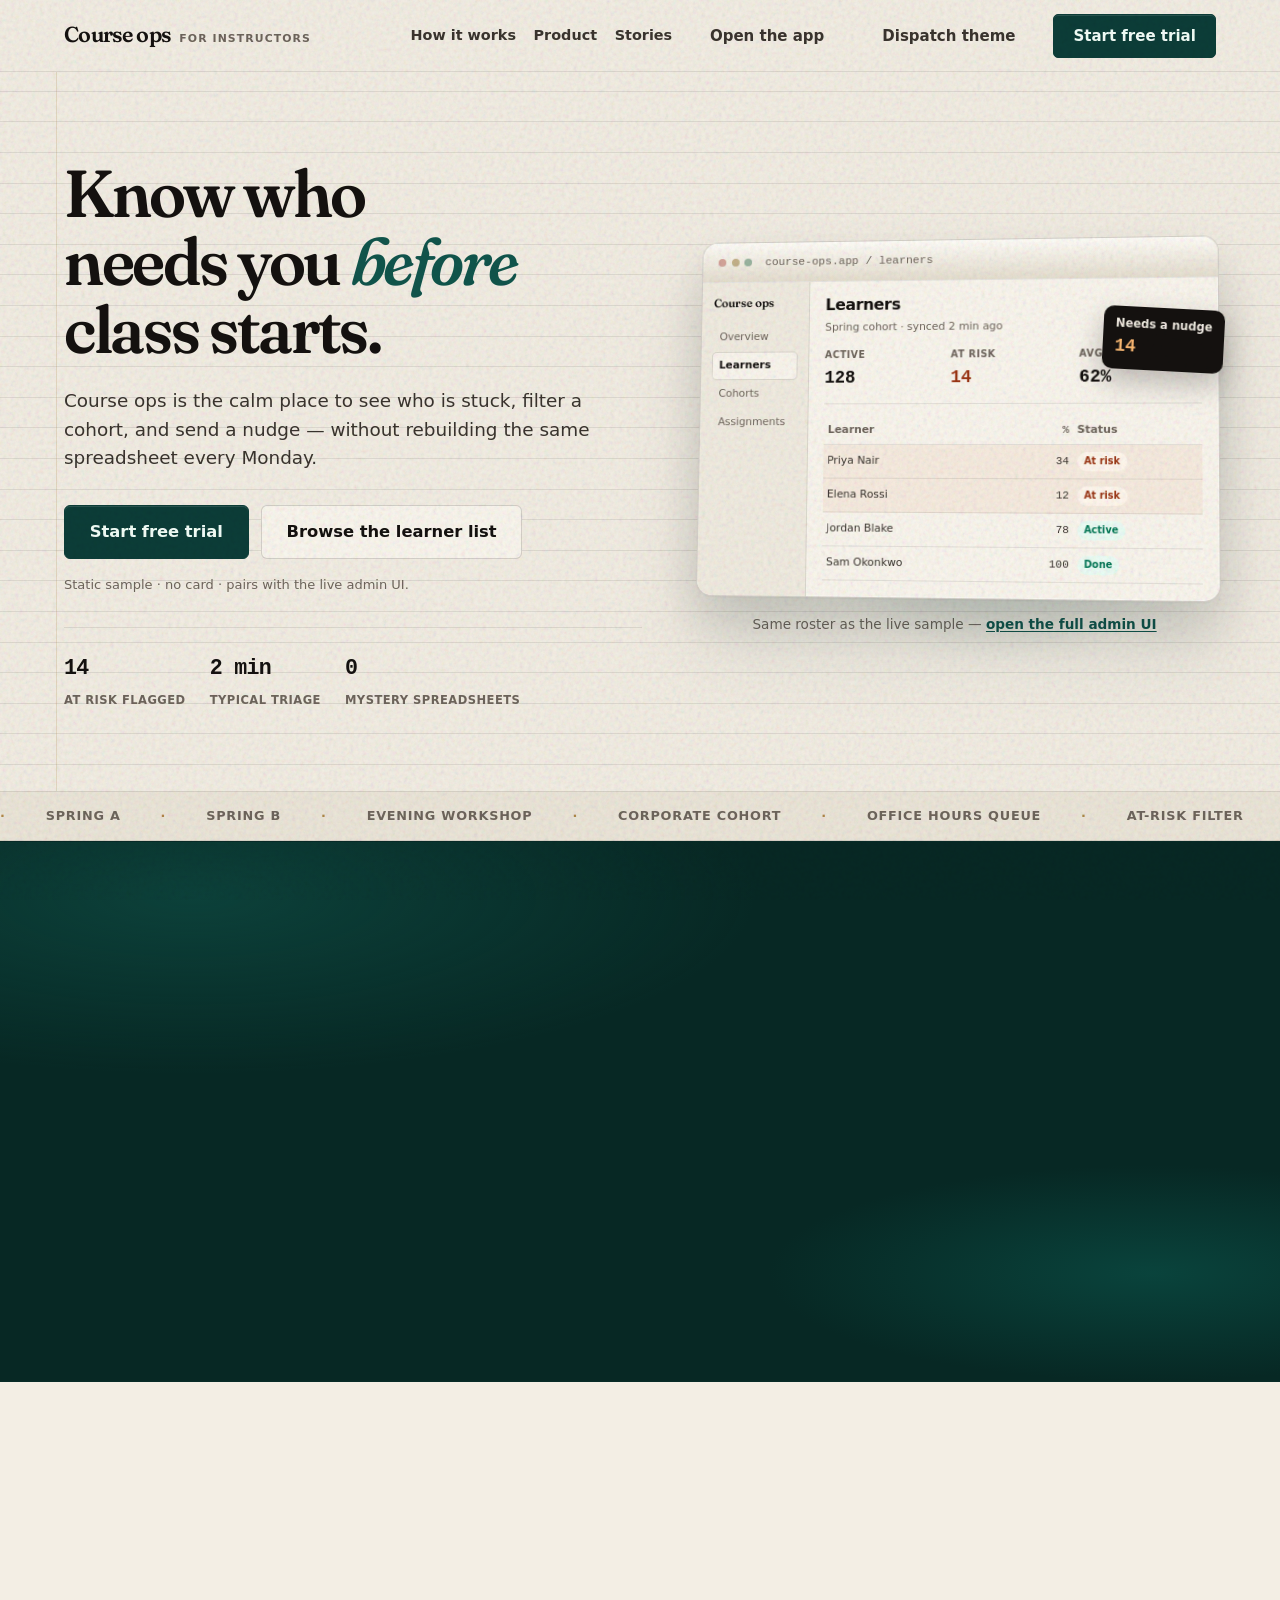
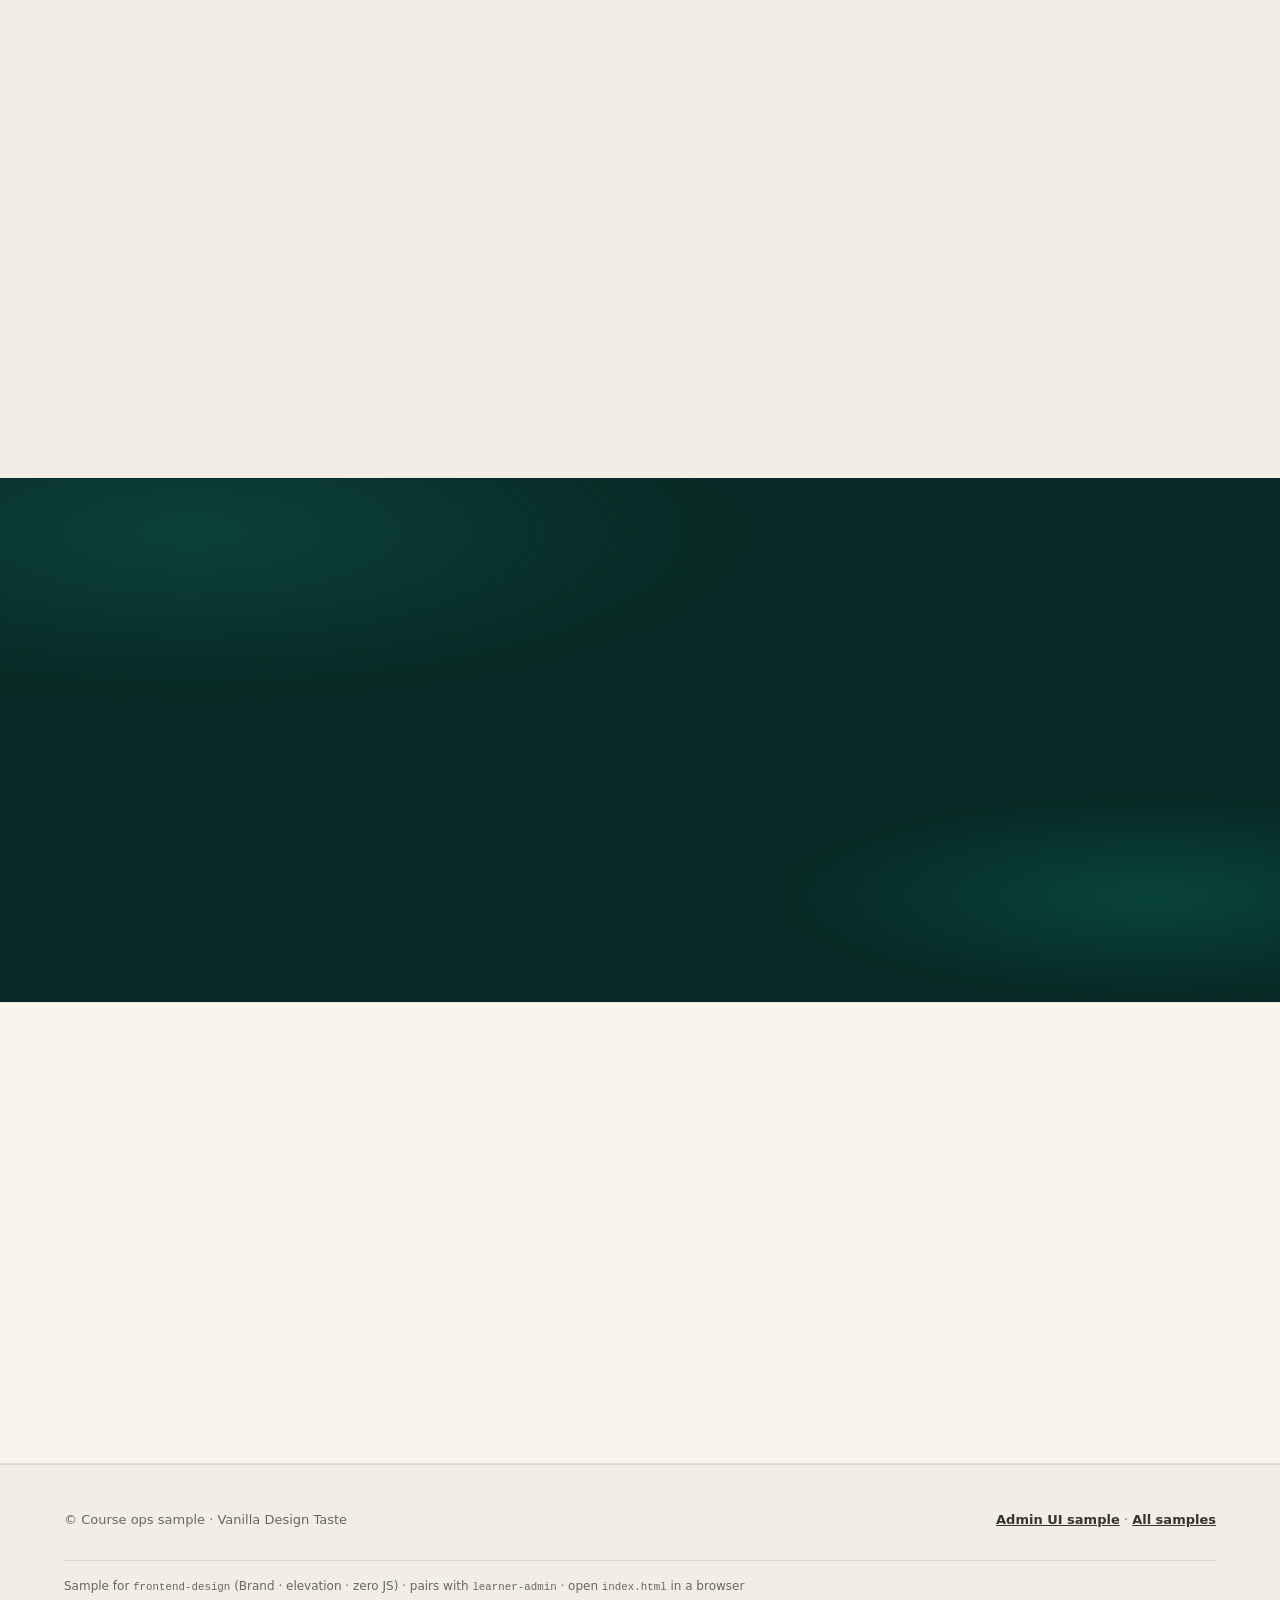
<file: samples/course-ops-landing/index.html>
<!DOCTYPE html>
<html lang="en">
  <head>
    <meta charset="utf-8" />
    <meta name="viewport" content="width=device-width, initial-scale=1" />
    <title>Course ops — Know who needs you before class starts</title>
    <meta
      name="description"
      content="Course ops is the instructor console for finding stuck learners, nudging the right people, and running cohorts without spreadsheet chaos."
    />
    <link rel="preconnect" href="https://fonts.bunny.net" />
    <link
      href="https://fonts.bunny.net/css?family=fraunces:500,600,700,italic|ibm-plex-mono:500,600|source-sans-3:400,600,700"
      rel="stylesheet"
    />
    <link rel="stylesheet" href="styles.css" />
  </head>
  <body>
    <!--
      frontend-design · Brand mode · elevation bar
      Signature: chalk grain + brass margin rule + Fraunces thesis + 3D gradebook frame
      Material: chalkboard green, warm paper, brass
      Levers: material, type drama, depth (perspective frame), light (board band)
      Motion: scroll reveal once, hover lift CTAs, frame tilt
    -->
    <a class="skip-link" href="#main">Skip to content</a>

    <header class="site-header">
      <div class="wrap site-header__inner">
        <a class="logo" href="#">
          <span class="logo__mark">Course ops</span>
          <span class="logo__sub">For instructors</span>
        </a>
        <nav class="site-nav" aria-label="Primary">
          <a href="#how">How it works</a>
          <a href="#product">Product</a>
          <a href="#stories">Stories</a>
          <a class="button button--ghost" href="../learner-admin/index.html">Open the app</a>
          <a class="button button--ghost" href="../dispatch-landing/index.html">Dispatch theme</a>
          <a class="button button--primary" href="#try">Start free trial</a>
        </nav>
      </div>
    </header>

    <main id="main">
      <section class="hero">
        <div class="wrap hero__grid">
          <div class="reveal reveal--hero">
            <h1 class="hero__title">
              Know who needs you <em>before</em> class starts.
            </h1>
            <p class="hero__lede">
              Course ops is the calm place to see who is stuck, filter a cohort, and send a
              nudge — without rebuilding the same spreadsheet every Monday.
            </p>
            <div class="hero__actions">
              <a class="button button--primary button--lg" href="#try">Start free trial</a>
              <a class="button button--secondary button--lg" href="../learner-admin/index.html">
                Browse the learner list
              </a>
            </div>
            <p class="hero__note">Static sample · no card · pairs with the live admin UI.</p>
            <div class="hero__stats" aria-label="Sample outcomes">
              <div>
                <span class="val">14</span>
                <span class="lbl">At risk flagged</span>
              </div>
              <div>
                <span class="val">2 min</span>
                <span class="lbl">Typical triage</span>
              </div>
              <div>
                <span class="val">0</span>
                <span class="lbl">Mystery spreadsheets</span>
              </div>
            </div>
          </div>

          <div class="frame-stage reveal reveal--hero reveal-delay-2">
            <div class="frame-stage__glow" aria-hidden="true"></div>
            <div class="float-badge" aria-hidden="true">
              Needs a nudge
              <strong>14</strong>
            </div>
            <div class="product-frame" aria-hidden="true">
              <div class="product-frame__chrome">
                <div class="product-frame__dots">
                  <span class="product-frame__dot"></span>
                  <span class="product-frame__dot"></span>
                  <span class="product-frame__dot"></span>
                </div>
                <span>course-ops.app / learners</span>
              </div>
              <div class="product-frame__body">
                <div class="product-frame__nav">
                  <strong>Course ops</strong>
                  <span>Overview</span>
                  <span data-active>Learners</span>
                  <span>Cohorts</span>
                  <span>Assignments</span>
                </div>
                <div class="product-frame__main">
                  <h3>Learners</h3>
                  <p class="meta">Spring cohort · synced 2 min ago</p>
                  <div class="mini-metrics">
                    <div>
                      <p class="lbl">Active</p>
                      <p class="val">128</p>
                    </div>
                    <div>
                      <p class="lbl">At risk</p>
                      <p class="val val--warn">14</p>
                    </div>
                    <div>
                      <p class="lbl">Avg</p>
                      <p class="val">62%</p>
                    </div>
                  </div>
                  <table class="mini-table">
                    <thead>
                      <tr>
                        <th>Learner</th>
                        <th class="num">%</th>
                        <th>Status</th>
                      </tr>
                    </thead>
                    <tbody>
                      <tr class="is-risk">
                        <td>Priya Nair</td>
                        <td class="num">34</td>
                        <td><span class="pill">At risk</span></td>
                      </tr>
                      <tr class="is-risk">
                        <td>Elena Rossi</td>
                        <td class="num">12</td>
                        <td><span class="pill">At risk</span></td>
                      </tr>
                      <tr>
                        <td>Jordan Blake</td>
                        <td class="num">78</td>
                        <td><span class="pill pill--ok">Active</span></td>
                      </tr>
                      <tr>
                        <td>Sam Okonkwo</td>
                        <td class="num">100</td>
                        <td><span class="pill pill--ok">Done</span></td>
                      </tr>
                    </tbody>
                  </table>
                </div>
              </div>
            </div>
            <p class="product-frame__caption">
              Same roster as the live sample —
              <a href="../learner-admin/index.html">open the full admin UI</a>
            </p>
          </div>
        </div>
      </section>

      <div class="marquee" aria-hidden="true">
        <div class="marquee__track">
          <span>Spring A</span><span>Spring B</span><span>Evening workshop</span>
          <span>Corporate cohort</span><span>Office hours queue</span><span>At-risk filter</span>
          <span>Bulk nudge</span><span>Export CSV</span>
          <span>Spring A</span><span>Spring B</span><span>Evening workshop</span>
          <span>Corporate cohort</span><span>Office hours queue</span><span>At-risk filter</span>
          <span>Bulk nudge</span><span>Export CSV</span>
        </div>
      </div>

      <section class="band band--board" id="how" aria-labelledby="how-title">
        <div class="wrap">
          <h2 class="section-title reveal" id="how-title">From roll call to the right conversation</h2>
          <p class="section-lede reveal">
            Built for people who teach in public and grade in private. Three moves, every week.
          </p>
          <ol class="process">
            <li class="process__item reveal">
              <h3>Scan the roster</h3>
              <p>
                Quiet metrics show active, at-risk, and completed — then the table does the real
                work. No rainbow card collage.
              </p>
            </li>
            <li class="process__item reveal reveal-delay-1">
              <h3>Filter to the stuck few</h3>
              <p>
                Cohort, status, and name search stay in the URL so you can share a view with a
                co-instructor before office hours.
              </p>
            </li>
            <li class="process__item reveal reveal-delay-2">
              <h3>Nudge, then move on</h3>
              <p>
                Bulk-select who needs a poke. Confirm removes carefully. Tools used daily should
                not animate at you.
              </p>
            </li>
          </ol>
        </div>
      </section>

      <section class="band" id="product" aria-labelledby="product-title">
        <div class="wrap">
          <h2 class="section-title reveal" id="product-title">Dense when it helps. Quiet when it doesn’t.</h2>
          <p class="section-lede reveal">
            Course ops is an operator tool, not a marketing site wearing a dashboard costume.
          </p>
          <div class="features">
            <article class="feature feature--wide reveal">
              <span class="feature__label">Triage</span>
              <h3>At-risk learners rise to the top of your morning</h3>
              <p>
                Status is text and color. Progress is tabular. Sort who has gone quiet without
                decoding a chart first — then jump straight into the same list in the app sample.
              </p>
            </article>
            <article class="feature reveal reveal-delay-1">
              <span class="feature__label">Cohorts</span>
              <h3>Named the way you already talk</h3>
              <p>
                Spring A, Evening, Thursday workshop. Filters match real groups; export when
                leadership wants a CSV.
              </p>
            </article>
            <article class="feature reveal reveal-delay-2">
              <span class="feature__label">Trust</span>
              <h3>Destructive actions ask once</h3>
              <p>
                Removing access is a real confirm step — not a toast that vanishes while you blink.
              </p>
            </article>
          </div>
        </div>
      </section>

      <section class="band band--board" id="stories" aria-labelledby="stories-title">
        <div class="wrap">
          <h2 class="section-title reveal" id="stories-title">Fewer tabs. More teaching.</h2>
          <figure class="quote-block reveal">
            <blockquote>
              “I used to open three tabs and a spreadsheet before every session. Now I filter
              ‘at risk’, send four nudges, and walk into class knowing who to check on.”
            </blockquote>
            <figcaption>
              <strong>Maya Chen</strong>
              Lead instructor · Acme Learning
            </figcaption>
          </figure>
        </div>
      </section>

      <section class="cta band--raised" id="try" aria-labelledby="try-title">
        <div class="wrap">
          <h2 class="section-title reveal" id="try-title">Open the roster. Keep your Monday.</h2>
          <p class="section-lede reveal">
            The admin sample is the real product surface — filters, bulk nudge, confirm remove.
            This page is the handshake.
          </p>
          <div class="cta__actions reveal">
            <a class="button button--primary button--lg" href="../learner-admin/index.html">
              Open learner admin sample
            </a>
            <a class="button button--secondary button--lg" href="../dispatch-landing/index.html">
              See Dispatch theme
            </a>
          </div>
        </div>
      </section>
    </main>

    <footer class="site-footer">
      <div class="wrap site-footer__inner">
        <p>© Course ops sample · Vanilla Design Taste</p>
        <p>
          <a href="../learner-admin/index.html">Admin UI sample</a>
          ·
          <a href="../README.md">All samples</a>
        </p>
      </div>
      <div class="wrap">
        <p class="sample-note">
          Sample for <code>frontend-design</code> (Brand · elevation · zero JS) · pairs with
          <code>learner-admin</code> · open <code>index.html</code> in a browser
        </p>
      </div>
    </footer>
  </body>
</html>
</file>
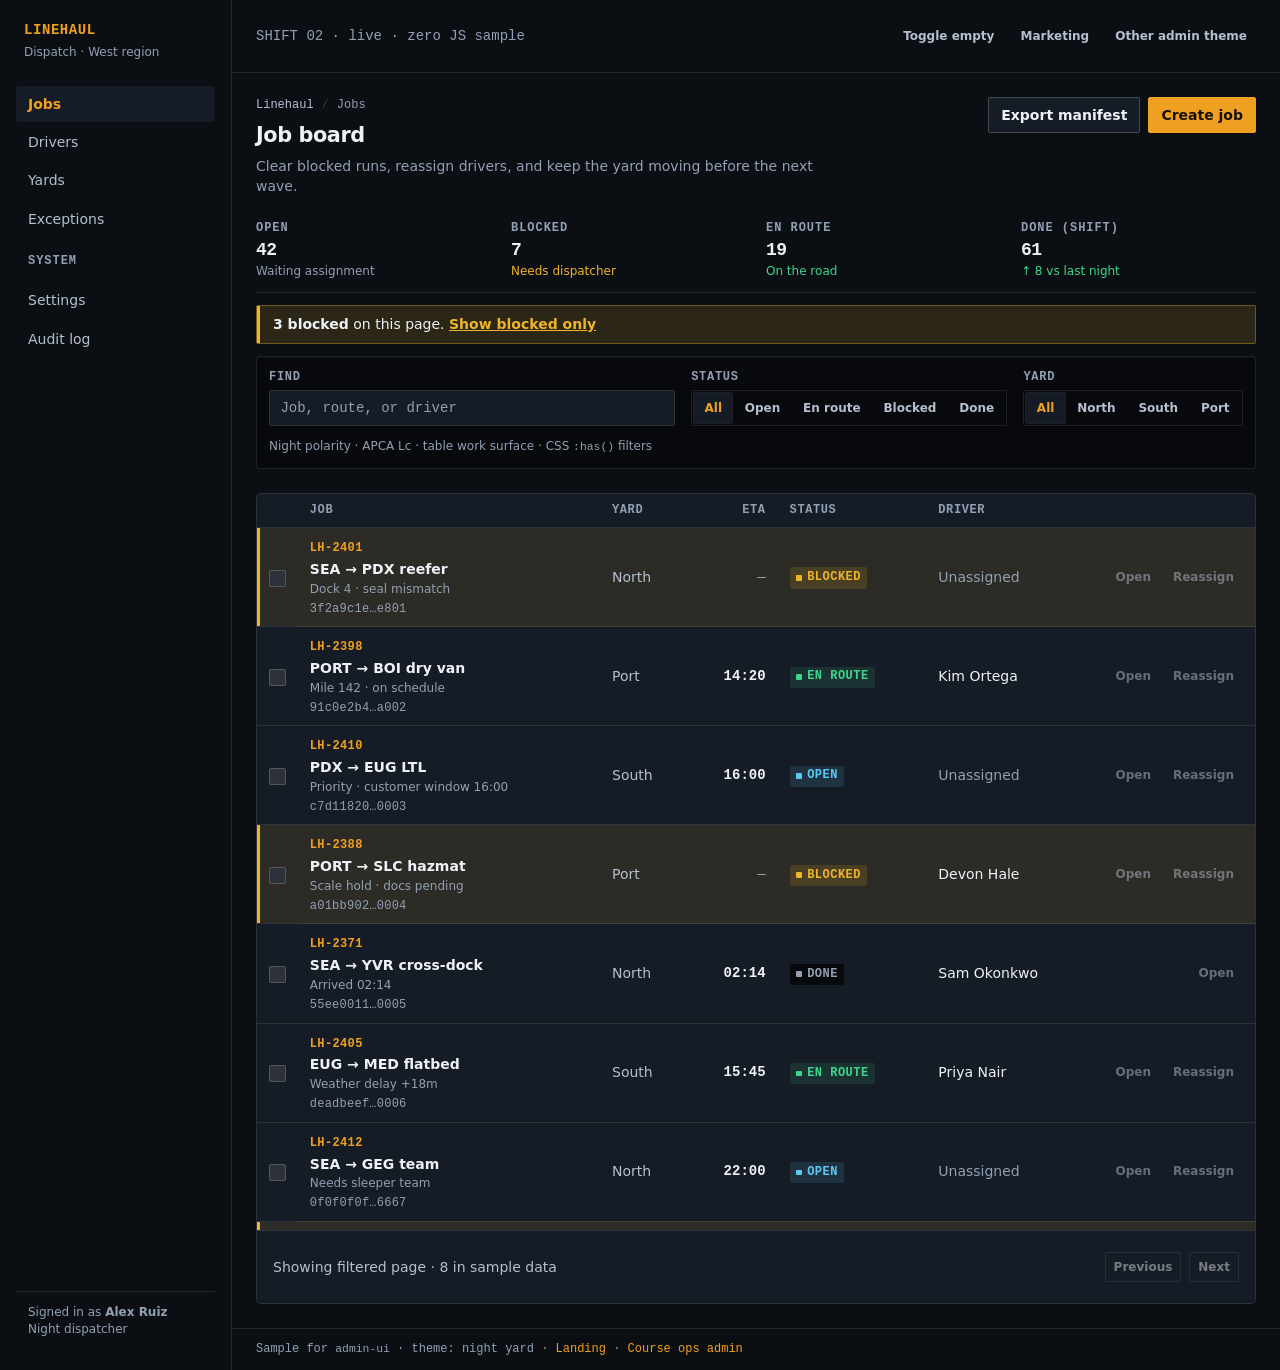
<file: samples/dispatch-admin/index.html>
<!DOCTYPE html>
<html lang="en">
  <head>
    <meta charset="utf-8" />
    <meta name="viewport" content="width=device-width, initial-scale=1" />
    <title>Jobs · Linehaul Dispatch</title>
    <link rel="preconnect" href="https://fonts.bunny.net" />
    <link
      href="https://fonts.bunny.net/css?family=ibm-plex-mono:500,600,700|ibm-plex-sans:400,500,600,700"
      rel="stylesheet"
    />
    <link rel="stylesheet" href="styles.css" />
  </head>
  <body class="admin">
    <!--
      admin-ui · alternate theme · zero JS
      Theme: night yard / steel / high-viz amber
      Same affordances as learner-admin (:has filters, popover, :target toast)
    -->
    <a class="skip-link" href="#main">Skip to content</a>

    <div class="admin-shell">
      <details class="nav-drawer">
        <summary class="nav-drawer__summary">Menu</summary>
        <aside class="admin-nav" aria-label="Primary">
          <div class="admin-nav__brand">
            <span class="admin-nav__mark">Linehaul</span>
            <span class="admin-nav__sub">Dispatch · West region</span>
          </div>
          <nav>
            <ul class="admin-nav__list">
              <li><a class="admin-nav__link" href="#" aria-current="page">Jobs</a></li>
              <li><a class="admin-nav__link" href="#">Drivers</a></li>
              <li><a class="admin-nav__link" href="#">Yards</a></li>
              <li><a class="admin-nav__link" href="#">Exceptions</a></li>
            </ul>
            <p class="admin-nav__section">System</p>
            <ul class="admin-nav__list">
              <li><a class="admin-nav__link" href="#">Settings</a></li>
              <li><a class="admin-nav__link" href="#">Audit log</a></li>
            </ul>
          </nav>
          <div class="admin-nav__footer">
            Signed in as <strong>Alex Ruiz</strong><br />
            Night dispatcher
          </div>
        </aside>
      </details>

      <aside class="admin-nav admin-nav--desktop" aria-label="Primary">
        <div class="admin-nav__brand">
          <span class="admin-nav__mark">Linehaul</span>
          <span class="admin-nav__sub">Dispatch · West region</span>
        </div>
        <nav>
          <ul class="admin-nav__list">
            <li><a class="admin-nav__link" href="#" aria-current="page">Jobs</a></li>
            <li><a class="admin-nav__link" href="#">Drivers</a></li>
            <li><a class="admin-nav__link" href="#">Yards</a></li>
            <li><a class="admin-nav__link" href="#">Exceptions</a></li>
          </ul>
          <p class="admin-nav__section">System</p>
          <ul class="admin-nav__list">
            <li><a class="admin-nav__link" href="#">Settings</a></li>
            <li><a class="admin-nav__link" href="#">Audit log</a></li>
          </ul>
        </nav>
        <div class="admin-nav__footer">
          Signed in as <strong>Alex Ruiz</strong><br />
          Night dispatcher
        </div>
      </aside>

      <div class="admin-main">
        <header class="admin-topbar">
          <p class="admin-topbar__meta">SHIFT 02 · live · zero JS sample</p>
          <div class="admin-topbar__actions">
            <input type="checkbox" id="demo-empty" class="visually-hidden" />
            <label class="button button--ghost button--sm" for="demo-empty">Toggle empty</label>
            <a class="button button--ghost button--sm" href="../dispatch-landing/index.html">Marketing</a>
            <a class="button button--ghost button--sm" href="../learner-admin/index.html">Other admin theme</a>
          </div>
        </header>

        <main id="main" class="admin-content">
          <header class="page-header">
            <div class="page-header__text">
              <ol class="breadcrumb" aria-label="Breadcrumb">
                <li><a href="#">Linehaul</a></li>
                <li aria-current="page">Jobs</li>
              </ol>
              <h1 class="page-title">Job board</h1>
              <p class="page-desc">
                Clear blocked runs, reassign drivers, and keep the yard moving before the next wave.
              </p>
            </div>
            <div class="page-header__actions">
              <a class="button button--secondary" href="#">Export manifest</a>
              <a class="button button--primary" href="#">Create job</a>
            </div>
          </header>

          <div class="orient">
          <section class="metric-strip" aria-label="Summary">
            <div class="metric">
              <p class="metric__label">Open</p>
              <p class="metric__value">42</p>
              <p class="metric__delta">Waiting assignment</p>
            </div>
            <div class="metric">
              <p class="metric__label">Blocked</p>
              <p class="metric__value">7</p>
              <p class="metric__delta metric__delta--warn">Needs dispatcher</p>
            </div>
            <div class="metric">
              <p class="metric__label">En route</p>
              <p class="metric__value">19</p>
              <p class="metric__delta metric__delta--up">On the road</p>
            </div>
            <div class="metric">
              <p class="metric__label">Done (shift)</p>
              <p class="metric__value">61</p>
              <p class="metric__delta metric__delta--up">↑ 8 vs last night</p>
            </div>
          </section>

          <div class="attention" role="status">
            <p>
              <strong>3 blocked</strong> on this page.
              <label class="attention__link" for="status-blocked">Show blocked only</label>
            </p>
          </div>

          <form class="filter-bar" method="get" action="#">
            <div class="field field--search">
              <label class="field-legend" for="q">Find</label>
              <input
                id="q"
                class="input"
                type="search"
                name="q"
                placeholder="Job, route, or driver"
                spellcheck="false"
                autocomplete="off"
              />
            </div>
            <fieldset class="field">
              <legend class="field-legend">Status</legend>
              <div class="segmented">
                <input type="radio" name="status" id="status-all" value="" checked />
                <label for="status-all">All</label>
                <input type="radio" name="status" id="status-open" value="open" />
                <label for="status-open">Open</label>
                <input type="radio" name="status" id="status-en-route" value="en-route" />
                <label for="status-en-route">En route</label>
                <input type="radio" name="status" id="status-blocked" value="blocked" />
                <label for="status-blocked">Blocked</label>
                <input type="radio" name="status" id="status-done" value="done" />
                <label for="status-done">Done</label>
              </div>
            </fieldset>
            <fieldset class="field">
              <legend class="field-legend">Yard</legend>
              <div class="segmented">
                <input type="radio" name="yard" id="yard-all" value="" checked />
                <label for="yard-all">All</label>
                <input type="radio" name="yard" id="yard-north" value="north" />
                <label for="yard-north">North</label>
                <input type="radio" name="yard" id="yard-south" value="south" />
                <label for="yard-south">South</label>
                <input type="radio" name="yard" id="yard-port" value="port" />
                <label for="yard-port">Port</label>
              </div>
            </fieldset>
            <p class="filter-hint">
              Night polarity · APCA Lc · table work surface · CSS <code>:has()</code> filters
            </p>
          </form>
          </div>

          <div class="bulk-bar">
            <p class="bulk-bar__count">Selection active</p>
            <a class="button button--secondary button--sm" href="#toast-reassign">Reassign</a>
            <button
              type="button"
              class="button button--danger-outline button--sm"
              popovertarget="confirm-cancel"
              popovertargetaction="show"
            >
              Cancel jobs…
            </button>
          </div>

          <div class="table-panel">
            <div class="table-wrap" role="region" aria-label="Jobs" tabindex="0">
              <table class="data-table">
                <thead>
                  <tr>
                    <th class="col-check" scope="col"><span class="visually-hidden">Select</span></th>
                    <th scope="col">Job</th>
                    <th scope="col">Yard</th>
                    <th class="num" scope="col">ETA</th>
                    <th scope="col">Status</th>
                    <th scope="col">Driver</th>
                    <th class="col-actions" scope="col"><span class="visually-hidden">Actions</span></th>
                  </tr>
                </thead>
                <tbody>
                  <tr data-status="blocked" data-yard="north" class="row--risk">
                    <td class="col-check">
                      <label>
                        <input type="checkbox" class="row-check" value="LH-2401" />
                        <span class="visually-hidden">Select LH-2401</span>
                      </label>
                    </td>
                    <td>
                      <span class="job-id">LH-2401</span>
                      <span class="job-route">SEA → PDX reefer</span>
                      <span class="job-meta">Dock 4 · seal mismatch</span>
                      <span class="job-guid" title="3f2a9c1e-8b44-4d0a-9c2e-11a0b7d4e801">3f2a9c1e…e801</span>
                    </td>
                    <td class="yard-cell">North</td>
                    <td class="num eta eta--none">—</td>
                    <td><span class="status status--blocked">Blocked</span></td>
                    <td class="driver-cell driver-cell--empty">Unassigned</td>
                    <td class="col-actions">
                      <div class="row-actions">
                        <a class="button button--ghost button--sm" href="#">Open</a>
                        <a class="button button--ghost button--sm" href="#toast-reassign">Reassign</a>
                      </div>
                    </td>
                  </tr>
                  <tr data-status="en-route" data-yard="port">
                    <td class="col-check">
                      <label>
                        <input type="checkbox" class="row-check" value="LH-2398" />
                        <span class="visually-hidden">Select LH-2398</span>
                      </label>
                    </td>
                    <td>
                      <span class="job-id">LH-2398</span>
                      <span class="job-route">PORT → BOI dry van</span>
                      <span class="job-meta">Mile 142 · on schedule</span>
                      <span class="job-guid" title="91c0e2b4-55aa-4f18-8d3c-02b9e771a002">91c0e2b4…a002</span>
                    </td>
                    <td class="yard-cell">Port</td>
                    <td class="num eta">14:20</td>
                    <td><span class="status status--en-route">En route</span></td>
                    <td class="driver-cell">Kim Ortega</td>
                    <td class="col-actions">
                      <div class="row-actions">
                        <a class="button button--ghost button--sm" href="#">Open</a>
                        <a class="button button--ghost button--sm" href="#toast-reassign">Reassign</a>
                      </div>
                    </td>
                  </tr>
                  <tr data-status="open" data-yard="south">
                    <td class="col-check">
                      <label>
                        <input type="checkbox" class="row-check" value="LH-2410" />
                        <span class="visually-hidden">Select LH-2410</span>
                      </label>
                    </td>
                    <td>
                      <span class="job-id">LH-2410</span>
                      <span class="job-route">PDX → EUG LTL</span>
                      <span class="job-meta">Priority · customer window 16:00</span>
                      <span class="job-guid" title="c7d11820-0ef1-4a2b-b901-88cc44110003">c7d11820…0003</span>
                    </td>
                    <td class="yard-cell">South</td>
                    <td class="num eta">16:00</td>
                    <td><span class="status status--open">Open</span></td>
                    <td class="driver-cell driver-cell--empty">Unassigned</td>
                    <td class="col-actions">
                      <div class="row-actions">
                        <a class="button button--ghost button--sm" href="#">Open</a>
                        <a class="button button--ghost button--sm" href="#toast-reassign">Reassign</a>
                      </div>
                    </td>
                  </tr>
                  <tr data-status="blocked" data-yard="port" class="row--risk">
                    <td class="col-check">
                      <label>
                        <input type="checkbox" class="row-check" value="LH-2388" />
                        <span class="visually-hidden">Select LH-2388</span>
                      </label>
                    </td>
                    <td>
                      <span class="job-id">LH-2388</span>
                      <span class="job-route">PORT → SLC hazmat</span>
                      <span class="job-meta">Scale hold · docs pending</span>
                      <span class="job-guid" title="a01bb902-77c3-4e90-a112-dd0099000004">a01bb902…0004</span>
                    </td>
                    <td class="yard-cell">Port</td>
                    <td class="num eta eta--none">—</td>
                    <td><span class="status status--blocked">Blocked</span></td>
                    <td class="driver-cell">Devon Hale</td>
                    <td class="col-actions">
                      <div class="row-actions">
                        <a class="button button--ghost button--sm" href="#">Open</a>
                        <a class="button button--ghost button--sm" href="#toast-reassign">Reassign</a>
                      </div>
                    </td>
                  </tr>
                  <tr data-status="done" data-yard="north">
                    <td class="col-check">
                      <label>
                        <input type="checkbox" class="row-check" value="LH-2371" />
                        <span class="visually-hidden">Select LH-2371</span>
                      </label>
                    </td>
                    <td>
                      <span class="job-id">LH-2371</span>
                      <span class="job-route">SEA → YVR cross-dock</span>
                      <span class="job-meta">Arrived 02:14</span>
                      <span class="job-guid" title="55ee0011-2233-44aa-bbcc-ddeeff000005">55ee0011…0005</span>
                    </td>
                    <td class="yard-cell">North</td>
                    <td class="num eta">02:14</td>
                    <td><span class="status status--done">Done</span></td>
                    <td class="driver-cell">Sam Okonkwo</td>
                    <td class="col-actions">
                      <div class="row-actions">
                        <a class="button button--ghost button--sm" href="#">Open</a>
                      </div>
                    </td>
                  </tr>
                  <tr data-status="en-route" data-yard="south">
                    <td class="col-check">
                      <label>
                        <input type="checkbox" class="row-check" value="LH-2405" />
                        <span class="visually-hidden">Select LH-2405</span>
                      </label>
                    </td>
                    <td>
                      <span class="job-id">LH-2405</span>
                      <span class="job-route">EUG → MED flatbed</span>
                      <span class="job-meta">Weather delay +18m</span>
                      <span class="job-guid" title="deadbeef-0001-4000-8000-000000000006">deadbeef…0006</span>
                    </td>
                    <td class="yard-cell">South</td>
                    <td class="num eta">15:45</td>
                    <td><span class="status status--en-route">En route</span></td>
                    <td class="driver-cell">Priya Nair</td>
                    <td class="col-actions">
                      <div class="row-actions">
                        <a class="button button--ghost button--sm" href="#">Open</a>
                        <a class="button button--ghost button--sm" href="#toast-reassign">Reassign</a>
                      </div>
                    </td>
                  </tr>
                  <tr data-status="open" data-yard="north">
                    <td class="col-check">
                      <label>
                        <input type="checkbox" class="row-check" value="LH-2412" />
                        <span class="visually-hidden">Select LH-2412</span>
                      </label>
                    </td>
                    <td>
                      <span class="job-id">LH-2412</span>
                      <span class="job-route">SEA → GEG team</span>
                      <span class="job-meta">Needs sleeper team</span>
                      <span class="job-guid" title="0f0f0f0f-1111-4222-8333-444455556667">0f0f0f0f…6667</span>
                    </td>
                    <td class="yard-cell">North</td>
                    <td class="num eta">22:00</td>
                    <td><span class="status status--open">Open</span></td>
                    <td class="driver-cell driver-cell--empty">Unassigned</td>
                    <td class="col-actions">
                      <div class="row-actions">
                        <a class="button button--ghost button--sm" href="#">Open</a>
                        <a class="button button--ghost button--sm" href="#toast-reassign">Reassign</a>
                      </div>
                    </td>
                  </tr>
                  <tr data-status="blocked" data-yard="south" class="row--risk">
                    <td class="col-check">
                      <label>
                        <input type="checkbox" class="row-check" value="LH-2390" />
                        <span class="visually-hidden">Select LH-2390</span>
                      </label>
                    </td>
                    <td>
                      <span class="job-id">LH-2390</span>
                      <span class="job-route">PDX → RDM bulk</span>
                      <span class="job-meta">Equipment not ready</span>
                      <span class="job-guid" title="abcdef01-2345-4678-89ab-cdef01230008">abcdef01…0008</span>
                    </td>
                    <td class="yard-cell">South</td>
                    <td class="num eta eta--none">—</td>
                    <td><span class="status status--blocked">Blocked</span></td>
                    <td class="driver-cell driver-cell--empty">Unassigned</td>
                    <td class="col-actions">
                      <div class="row-actions">
                        <a class="button button--ghost button--sm" href="#">Open</a>
                        <a class="button button--ghost button--sm" href="#toast-reassign">Reassign</a>
                      </div>
                    </td>
                  </tr>
                </tbody>
              </table>
            </div>

            <div class="empty-state" role="status">
              <svg class="empty-mark" viewBox="0 0 48 36" aria-hidden="true">
                <path
                  d="M6 26h36M10 26V12h8l4 6h16v8"
                  fill="none"
                  stroke="currentColor"
                  stroke-width="1.5"
                />
                <circle cx="16" cy="26" r="2.5" fill="currentColor" />
                <circle cx="34" cy="26" r="2.5" fill="currentColor" />
              </svg>
              <h2>No jobs in view</h2>
              <p>Clear filters or create a job for the next wave.</p>
              <a class="button button--primary" href="#">Create job</a>
            </div>

            <div class="filter-empty" role="status">
              <h2>No rows for this filter</h2>
              <p>
                <label for="status-all">Clear status</label>
                or
                <label for="yard-all">clear yard</label>.
              </p>
            </div>

            <footer class="table-footer">
              <p>Showing filtered page · 8 in sample data</p>
              <div class="pagination">
                <button type="button" class="button button--secondary button--sm" disabled>Previous</button>
                <button type="button" class="button button--secondary button--sm" disabled>Next</button>
              </div>
            </footer>
          </div>
        </main>

        <p class="sample-note">
          Sample for <code>admin-ui</code> · theme: night yard ·
          <a href="../dispatch-landing/index.html">Landing</a>
          ·
          <a href="../learner-admin/index.html">Course ops admin</a>
        </p>
      </div>
    </div>

    <div id="confirm-cancel" popover class="dialog-popover">
      <div class="dialog__body">
        <h2 class="dialog__title">Cancel selected jobs?</h2>
        <p class="dialog__text">
          Drivers are notified. Freight returns to the open pool. This cannot be undone from the board.
        </p>
      </div>
      <div class="dialog__actions">
        <button
          type="button"
          class="button button--secondary"
          popovertarget="confirm-cancel"
          popovertargetaction="hide"
        >
          Keep jobs
        </button>
        <a
          class="button button--danger"
          href="#toast-cancelled"
          popovertarget="confirm-cancel"
          popovertargetaction="hide"
          >Cancel jobs</a
        >
      </div>
    </div>

    <div id="toast-reassign" class="toast" tabindex="-1">
      <p>Reassign queued. (Static sample — no server.)</p>
      <a class="toast__close" href="#" aria-label="Dismiss">Close</a>
    </div>
    <div id="toast-cancelled" class="toast" tabindex="-1">
      <p>Cancel requested. Board unchanged in this sample.</p>
      <a class="toast__close" href="#" aria-label="Dismiss">Close</a>
    </div>
  </body>
</html>
</file>
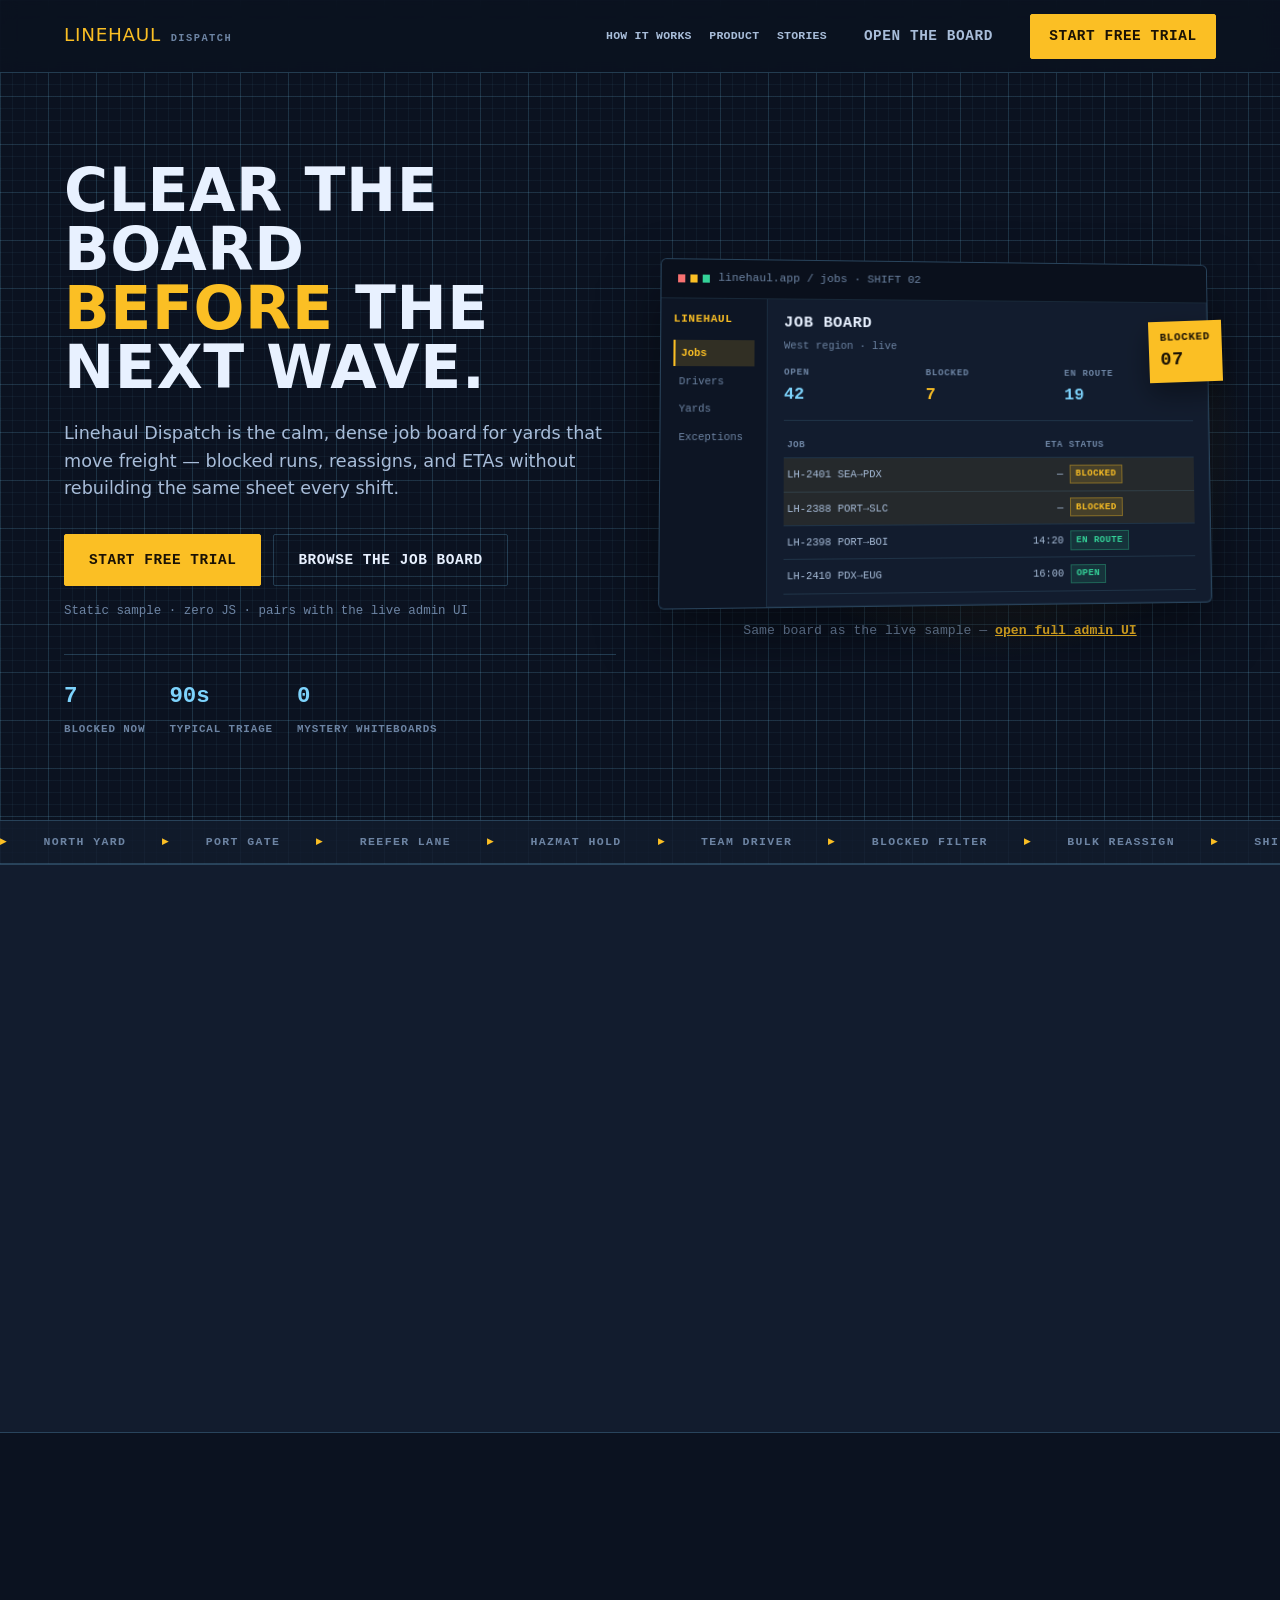
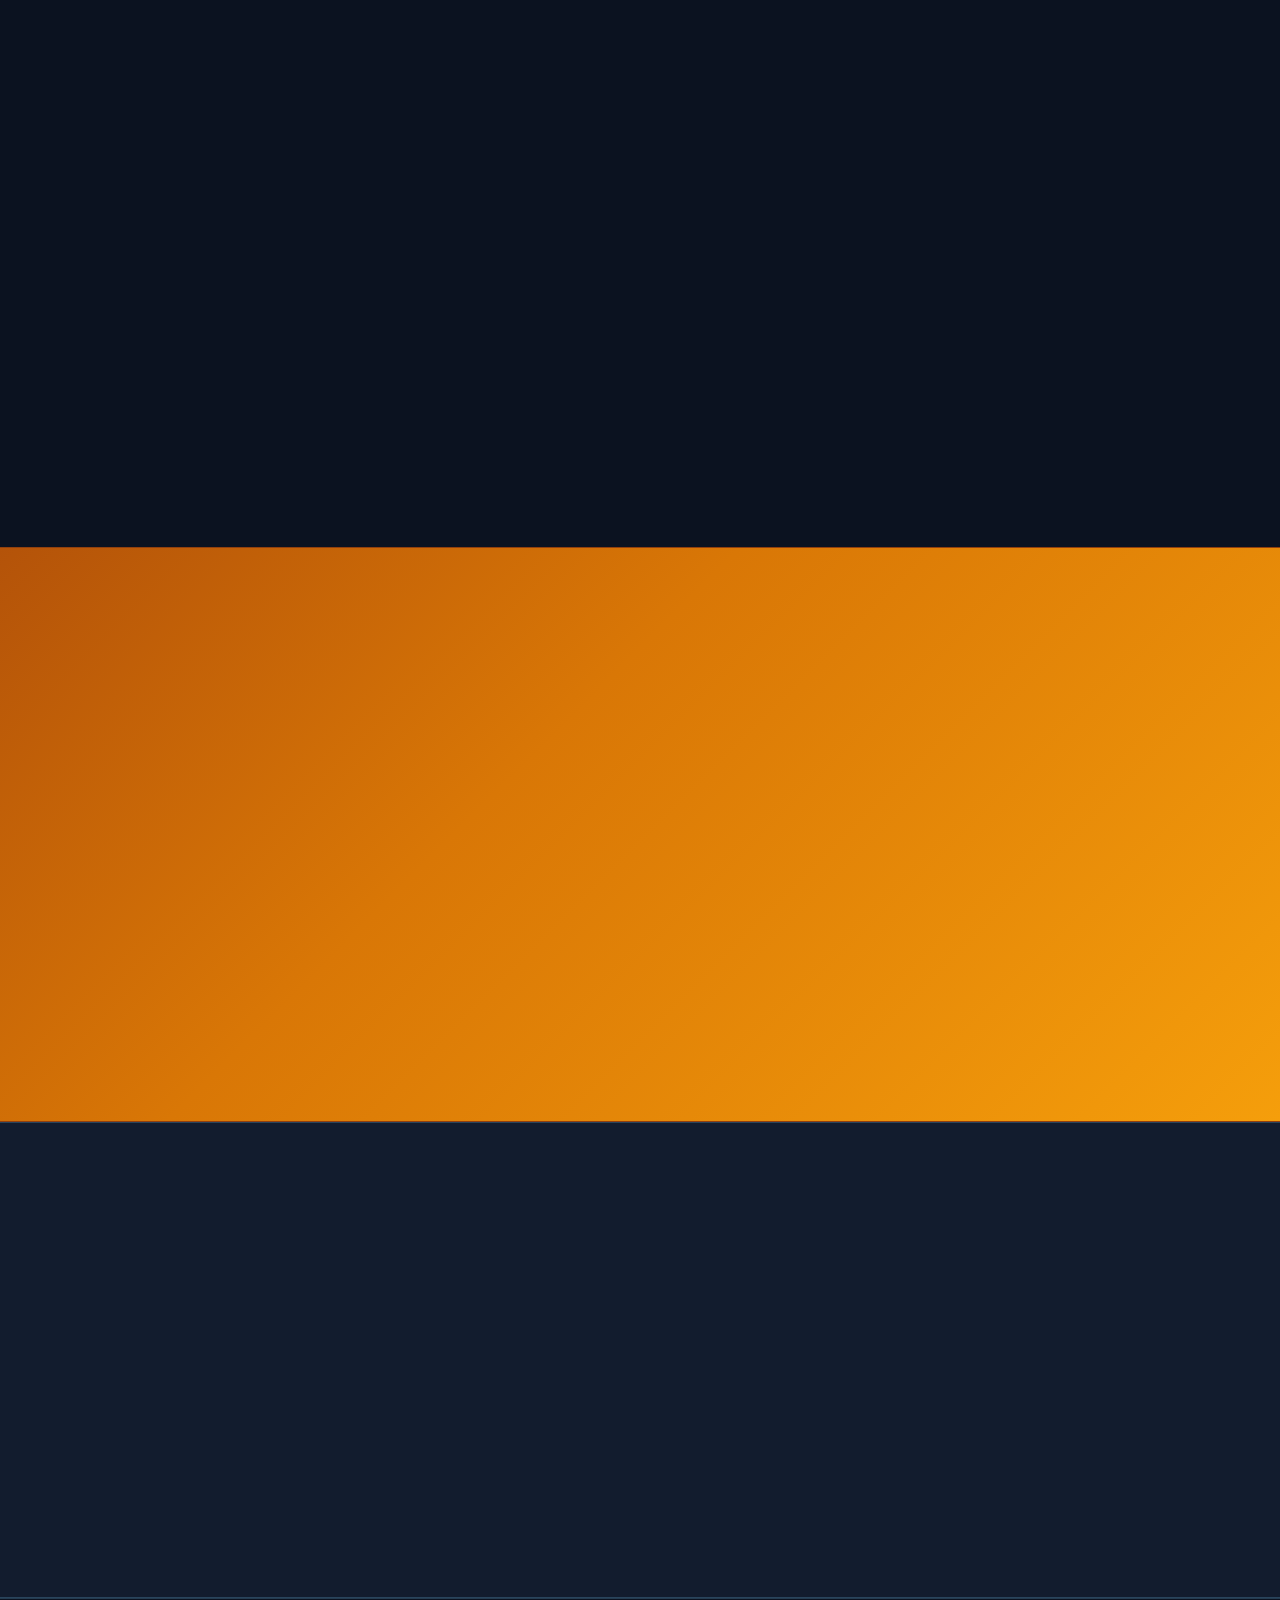
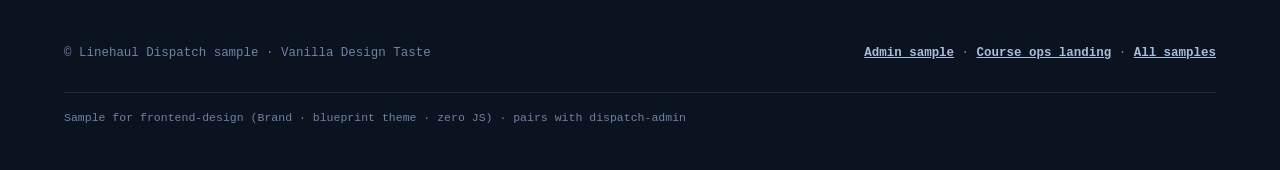
<file: samples/dispatch-landing/index.html>
<!DOCTYPE html>
<html lang="en">
  <head>
    <meta charset="utf-8" />
    <meta name="viewport" content="width=device-width, initial-scale=1" />
    <title>Linehaul Dispatch — Clear the board before the next wave</title>
    <meta
      name="description"
      content="Linehaul Dispatch is the night-shift job board for yards that move freight: blocked runs, reassigns, and ETAs without spreadsheet chaos."
    />
    <link rel="preconnect" href="https://fonts.bunny.net" />
    <link
      href="https://fonts.bunny.net/css?family=archivo-black|ibm-plex-mono:600,700|ibm-plex-sans:400,600,700"
      rel="stylesheet"
    />
    <link rel="stylesheet" href="styles.css" />
  </head>
  <body>
    <!--
      frontend-design · Brand · alternate theme · zero JS
      Signature: blueprint grid + stencil type + high-viz amber
      Material: night asphalt / engineering print (not Course ops chalk)
      Pairs with samples/dispatch-admin/
    -->
    <a class="skip-link" href="#main">Skip to content</a>

    <header class="site-header">
      <div class="wrap site-header__inner">
        <a class="logo" href="#">
          <span class="logo__mark">Linehaul</span>
          <span class="logo__sub">Dispatch</span>
        </a>
        <nav class="site-nav" aria-label="Primary">
          <a href="#how">How it works</a>
          <a href="#product">Product</a>
          <a href="#stories">Stories</a>
          <a class="button button--ghost" href="../dispatch-admin/index.html">Open the board</a>
          <a class="button button--primary" href="#try">Start free trial</a>
        </nav>
      </div>
    </header>

    <main id="main">
      <section class="hero">
        <div class="wrap hero__grid">
          <div class="reveal reveal--hero">
            <h1 class="hero__title">Clear the board <em>before</em> the next wave.</h1>
            <p class="hero__lede">
              Linehaul Dispatch is the calm, dense job board for yards that move freight — blocked
              runs, reassigns, and ETAs without rebuilding the same sheet every shift.
            </p>
            <div class="hero__actions">
              <a class="button button--primary button--lg" href="#try">Start free trial</a>
              <a class="button button--secondary button--lg" href="../dispatch-admin/index.html">
                Browse the job board
              </a>
            </div>
            <p class="hero__note">Static sample · zero JS · pairs with the live admin UI</p>
            <div class="hero__stats" aria-label="Sample outcomes">
              <div>
                <span class="val">7</span>
                <span class="lbl">Blocked now</span>
              </div>
              <div>
                <span class="val">90s</span>
                <span class="lbl">Typical triage</span>
              </div>
              <div>
                <span class="val">0</span>
                <span class="lbl">Mystery whiteboards</span>
              </div>
            </div>
          </div>

          <div class="frame-stage reveal reveal--hero reveal-delay-2">
            <div class="frame-stage__glow" aria-hidden="true"></div>
            <div class="float-badge" aria-hidden="true">
              Blocked
              <strong>07</strong>
            </div>
            <div class="product-frame" aria-hidden="true">
              <div class="product-frame__chrome">
                <div class="product-frame__dots">
                  <span class="product-frame__dot"></span>
                  <span class="product-frame__dot"></span>
                  <span class="product-frame__dot"></span>
                </div>
                <span>linehaul.app / jobs · SHIFT 02</span>
              </div>
              <div class="product-frame__body">
                <div class="product-frame__nav">
                  <strong>Linehaul</strong>
                  <span data-active>Jobs</span>
                  <span>Drivers</span>
                  <span>Yards</span>
                  <span>Exceptions</span>
                </div>
                <div class="product-frame__main">
                  <h3>Job board</h3>
                  <p class="meta">West region · live</p>
                  <div class="mini-metrics">
                    <div>
                      <p class="lbl">Open</p>
                      <p class="val">42</p>
                    </div>
                    <div>
                      <p class="lbl">Blocked</p>
                      <p class="val val--warn">7</p>
                    </div>
                    <div>
                      <p class="lbl">En route</p>
                      <p class="val">19</p>
                    </div>
                  </div>
                  <table class="mini-table">
                    <thead>
                      <tr>
                        <th>Job</th>
                        <th class="num">ETA</th>
                        <th>Status</th>
                      </tr>
                    </thead>
                    <tbody>
                      <tr class="is-risk">
                        <td>LH-2401 SEA→PDX</td>
                        <td class="num">—</td>
                        <td><span class="pill">Blocked</span></td>
                      </tr>
                      <tr class="is-risk">
                        <td>LH-2388 PORT→SLC</td>
                        <td class="num">—</td>
                        <td><span class="pill">Blocked</span></td>
                      </tr>
                      <tr>
                        <td>LH-2398 PORT→BOI</td>
                        <td class="num">14:20</td>
                        <td><span class="pill pill--ok">En route</span></td>
                      </tr>
                      <tr>
                        <td>LH-2410 PDX→EUG</td>
                        <td class="num">16:00</td>
                        <td><span class="pill pill--ok">Open</span></td>
                      </tr>
                    </tbody>
                  </table>
                </div>
              </div>
            </div>
            <p class="product-frame__caption">
              Same board as the live sample —
              <a href="../dispatch-admin/index.html">open full admin UI</a>
            </p>
          </div>
        </div>
      </section>

      <div class="marquee" aria-hidden="true">
        <div class="marquee__track">
          <span>North yard</span><span>Port gate</span><span>Reefer lane</span>
          <span>Hazmat hold</span><span>Team driver</span><span>Blocked filter</span>
          <span>Bulk reassign</span><span>Shift 02</span>
          <span>North yard</span><span>Port gate</span><span>Reefer lane</span>
          <span>Hazmat hold</span><span>Team driver</span><span>Blocked filter</span>
          <span>Bulk reassign</span><span>Shift 02</span>
        </div>
      </div>

      <section class="band band--panel" id="how" aria-labelledby="how-title">
        <div class="wrap">
          <h2 class="section-title reveal" id="how-title">From exception to rolling again</h2>
          <p class="section-lede reveal">
            Built for dispatchers who live in exceptions. Three moves, every wave.
          </p>
          <ol class="process">
            <li class="process__item reveal">
              <h3>Scan the board</h3>
              <p>
                Quiet metrics for open, blocked, and en route — then the table does the real work.
                No rainbow KPI collage.
              </p>
            </li>
            <li class="process__item reveal">
              <h3>Filter the stuck few</h3>
              <p>
                Status and yard stay filterable (and shareable via GET in production) so a lead can
                jump into your view mid-shift.
              </p>
            </li>
            <li class="process__item reveal">
              <h3>Reassign, then move on</h3>
              <p>
                Bulk-select blocked runs. Confirm cancels carefully. Tools used all night should not
                animate at you.
              </p>
            </li>
          </ol>
        </div>
      </section>

      <section class="band" id="product" aria-labelledby="product-title">
        <div class="wrap">
          <h2 class="section-title reveal" id="product-title">Dense when freight is dense.</h2>
          <p class="section-lede reveal">
            An operator tool for yards — not a marketing site wearing a dashboard costume.
          </p>
          <div class="features">
            <article class="feature feature--wide reveal">
              <span class="feature__label">Exceptions</span>
              <h3>Blocked runs rise to the top of the shift</h3>
              <p>
                Status is text and color. ETAs are tabular. Sort who is stuck without decoding a
                map first — then jump into the same board in the app sample.
              </p>
            </article>
            <article class="feature reveal">
              <span class="feature__label">Yards</span>
              <h3>Named the way the radio talks</h3>
              <p>North, South, Port. Filters match real gates; export when ops wants a manifest.</p>
            </article>
            <article class="feature reveal">
              <span class="feature__label">Trust</span>
              <h3>Cancels ask once</h3>
              <p>
                Cancelling jobs is a real confirm step — not a toast that vanishes while you blink.
              </p>
            </article>
          </div>
        </div>
      </section>

      <section class="band band--amber" id="stories" aria-labelledby="stories-title">
        <div class="wrap">
          <h2 class="section-title reveal" id="stories-title">Fewer whiteboards. More doors closed.</h2>
          <figure class="quote-block reveal">
            <blockquote>
              “I used to run the night on three radios and a wall board. Now I filter blocked, fix
              seven runs, and the yard stays ahead of the wave.”
            </blockquote>
            <figcaption>
              <strong>Alex Ruiz</strong>
              Night dispatcher · West region
            </figcaption>
          </figure>
        </div>
      </section>

      <section class="cta band--panel" id="try" aria-labelledby="try-title">
        <div class="wrap">
          <h2 class="section-title reveal" id="try-title">Open the board. Keep the shift.</h2>
          <p class="section-lede reveal">
            The admin sample is the real product surface — filters, bulk reassign, confirm cancel.
            This page is the handshake.
          </p>
          <div class="cta__actions reveal">
            <a class="button button--primary button--lg" href="../dispatch-admin/index.html">
              Open job board sample
            </a>
            <a class="button button--secondary button--lg" href="../course-ops-landing/index.html">
              See Course ops theme
            </a>
          </div>
        </div>
      </section>
    </main>

    <footer class="site-footer">
      <div class="wrap site-footer__inner">
        <p>© Linehaul Dispatch sample · Vanilla Design Taste</p>
        <p>
          <a href="../dispatch-admin/index.html">Admin sample</a>
          ·
          <a href="../course-ops-landing/index.html">Course ops landing</a>
          ·
          <a href="../README.md">All samples</a>
        </p>
      </div>
      <div class="wrap">
        <p class="sample-note">
          Sample for <code>frontend-design</code> (Brand · blueprint theme · zero JS) · pairs with
          <code>dispatch-admin</code>
        </p>
      </div>
    </footer>
  </body>
</html>
</file>
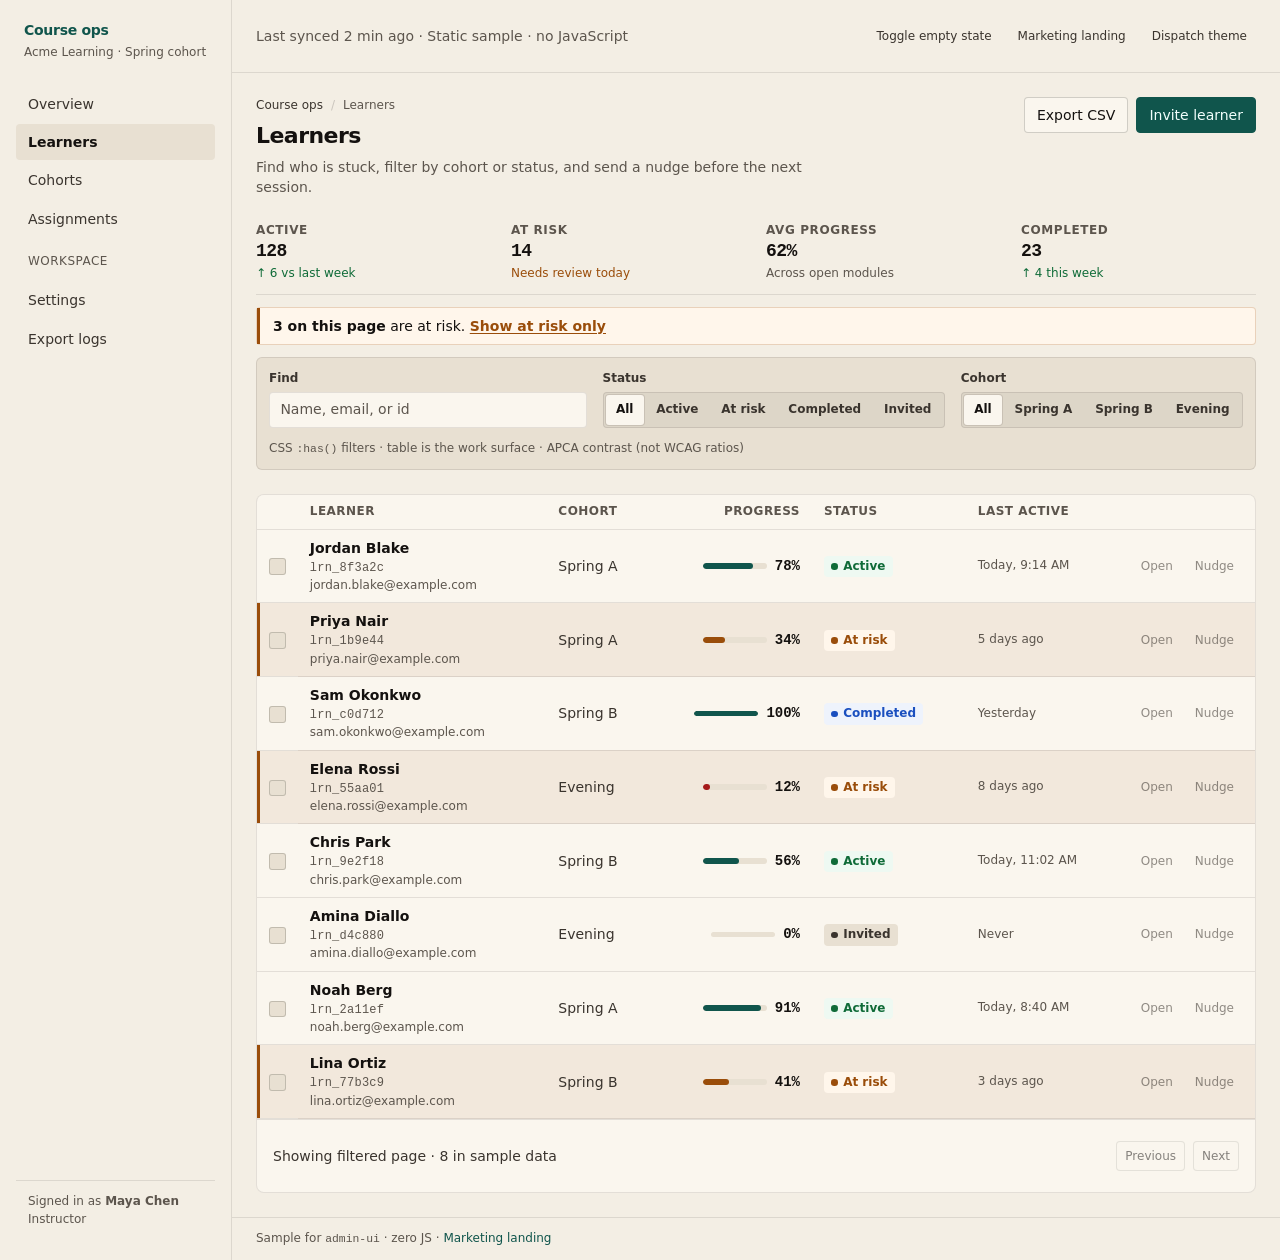
<file: samples/learner-admin/index.html>
<!DOCTYPE html>
<html lang="en">
  <head>
    <meta charset="utf-8" />
    <meta name="viewport" content="width=device-width, initial-scale=1" />
    <title>Learners · Course ops</title>
    <link rel="preconnect" href="https://fonts.bunny.net" />
    <link
      href="https://fonts.bunny.net/css?family=ibm-plex-mono:500,600|source-sans-3:400,500,600,700"
      rel="stylesheet"
    />
    <link rel="stylesheet" href="styles.css" />
  </head>
  <body class="admin">
    <!--
      admin-ui · zero JS
      Filters: radios + :has()
      Bulk bar: :has(.row-check:checked)
      Confirm: popover API
      Mobile nav: details/summary
      Empty demo: checkbox + :has()
      Toast: :target
    -->
    <a class="skip-link" href="#main">Skip to content</a>

    <div class="admin-shell">
      <details class="nav-drawer">
        <summary class="nav-drawer__summary">Menu</summary>
        <aside class="admin-nav" aria-label="Primary">
          <div class="admin-nav__brand">
            <span class="admin-nav__mark">Course ops</span>
            <span class="admin-nav__sub">Acme Learning · Spring cohort</span>
          </div>
          <nav>
            <ul class="admin-nav__list">
              <li><a class="admin-nav__link" href="#">Overview</a></li>
              <li>
                <a class="admin-nav__link" href="#" aria-current="page">Learners</a>
              </li>
              <li><a class="admin-nav__link" href="#">Cohorts</a></li>
              <li><a class="admin-nav__link" href="#">Assignments</a></li>
            </ul>
            <p class="admin-nav__section">Workspace</p>
            <ul class="admin-nav__list">
              <li><a class="admin-nav__link" href="#">Settings</a></li>
              <li><a class="admin-nav__link" href="#">Export logs</a></li>
            </ul>
          </nav>
          <div class="admin-nav__footer">
            Signed in as <strong>Maya Chen</strong><br />
            Instructor
          </div>
        </aside>
      </details>

      <aside class="admin-nav admin-nav--desktop" aria-label="Primary">
        <div class="admin-nav__brand">
          <span class="admin-nav__mark">Course ops</span>
          <span class="admin-nav__sub">Acme Learning · Spring cohort</span>
        </div>
        <nav>
          <ul class="admin-nav__list">
            <li><a class="admin-nav__link" href="#">Overview</a></li>
            <li>
              <a class="admin-nav__link" href="#" aria-current="page">Learners</a>
            </li>
            <li><a class="admin-nav__link" href="#">Cohorts</a></li>
            <li><a class="admin-nav__link" href="#">Assignments</a></li>
          </ul>
          <p class="admin-nav__section">Workspace</p>
          <ul class="admin-nav__list">
            <li><a class="admin-nav__link" href="#">Settings</a></li>
            <li><a class="admin-nav__link" href="#">Export logs</a></li>
          </ul>
        </nav>
        <div class="admin-nav__footer">
          Signed in as <strong>Maya Chen</strong><br />
          Instructor
        </div>
      </aside>

      <div class="admin-main">
        <header class="admin-topbar">
          <p class="admin-topbar__meta">Last synced 2 min ago · Static sample · no JavaScript</p>
          <div class="admin-topbar__actions">
            <input type="checkbox" id="demo-empty" class="visually-hidden" />
            <label class="button button--ghost button--sm" for="demo-empty">Toggle empty state</label>
            <a class="button button--ghost button--sm" href="../course-ops-landing/index.html">Marketing landing</a>
            <a class="button button--ghost button--sm" href="../dispatch-admin/index.html">Dispatch theme</a>
          </div>
        </header>

        <main id="main" class="admin-content">
          <header class="page-header">
            <div class="page-header__text">
              <ol class="breadcrumb" aria-label="Breadcrumb">
                <li><a href="#">Course ops</a></li>
                <li aria-current="page">Learners</li>
              </ol>
              <h1 class="page-title">Learners</h1>
              <p class="page-desc">
                Find who is stuck, filter by cohort or status, and send a nudge before the next session.
              </p>
            </div>
            <div class="page-header__actions">
              <a class="button button--secondary" href="#">Export CSV</a>
              <a class="button button--primary" href="#">Invite learner</a>
            </div>
          </header>

          <div class="orient">
          <section class="metric-strip" aria-label="Summary">
            <div class="metric">
              <p class="metric__label">Active</p>
              <p class="metric__value">128</p>
              <p class="metric__delta metric__delta--up">↑ 6 vs last week</p>
            </div>
            <div class="metric">
              <p class="metric__label">At risk</p>
              <p class="metric__value">14</p>
              <p class="metric__delta metric__delta--warn">Needs review today</p>
            </div>
            <div class="metric">
              <p class="metric__label">Avg progress</p>
              <p class="metric__value">62%</p>
              <p class="metric__delta">Across open modules</p>
            </div>
            <div class="metric">
              <p class="metric__label">Completed</p>
              <p class="metric__value">23</p>
              <p class="metric__delta metric__delta--up">↑ 4 this week</p>
            </div>
          </section>

          <div class="attention" role="status">
            <p>
              <strong>3 on this page</strong> are at risk.
              <label class="attention__link" for="status-at-risk">Show at risk only</label>
            </p>
          </div>

          <!-- Filters: production would be GET → server; static demo uses radios + :has() -->
          <form class="filter-bar" id="filters" method="get" action="#">
            <div class="field field--search">
              <label class="field-legend" for="q">Find</label>
              <input
                id="q"
                class="input"
                type="search"
                name="q"
                placeholder="Name, email, or id"
                spellcheck="false"
                autocomplete="off"
              />
            </div>
            <fieldset class="field field--grow">
              <legend class="field-legend">Status</legend>
              <div class="segmented" role="presentation">
                <input type="radio" name="status" id="status-all" value="" checked />
                <label for="status-all">All</label>
                <input type="radio" name="status" id="status-active" value="active" />
                <label for="status-active">Active</label>
                <input type="radio" name="status" id="status-at-risk" value="at-risk" />
                <label for="status-at-risk">At risk</label>
                <input type="radio" name="status" id="status-completed" value="completed" />
                <label for="status-completed">Completed</label>
                <input type="radio" name="status" id="status-invited" value="invited" />
                <label for="status-invited">Invited</label>
              </div>
            </fieldset>
            <fieldset class="field">
              <legend class="field-legend">Cohort</legend>
              <div class="segmented" role="presentation">
                <input type="radio" name="cohort" id="cohort-all" value="" checked />
                <label for="cohort-all">All</label>
                <input type="radio" name="cohort" id="cohort-a" value="spring-a" />
                <label for="cohort-a">Spring A</label>
                <input type="radio" name="cohort" id="cohort-b" value="spring-b" />
                <label for="cohort-b">Spring B</label>
                <input type="radio" name="cohort" id="cohort-eve" value="evening" />
                <label for="cohort-eve">Evening</label>
              </div>
            </fieldset>
            <p class="filter-hint">
              CSS <code>:has()</code> filters · table is the work surface · APCA contrast (not WCAG ratios)
            </p>
          </form>
          </div>

          <div class="bulk-bar" data-bulk-bar>
            <p class="bulk-bar__count">Selection active</p>
            <a class="button button--secondary button--sm" href="#toast-nudge">Send nudge</a>
            <button
              type="button"
              class="button button--danger-outline button--sm"
              popovertarget="confirm-remove"
              popovertargetaction="show"
            >
              Remove…
            </button>
          </div>

          <div class="table-panel" id="results">
            <div class="table-wrap" role="region" aria-label="Learners" tabindex="0">
              <table class="data-table" id="learners-table">
                <thead>
                  <tr>
                    <th class="col-check" scope="col">
                      <span class="visually-hidden">Select</span>
                    </th>
                    <th scope="col">Learner</th>
                    <th scope="col">Cohort</th>
                    <th class="num" scope="col">Progress</th>
                    <th scope="col">Status</th>
                    <th scope="col">Last active</th>
                    <th class="col-actions" scope="col"><span class="visually-hidden">Actions</span></th>
                  </tr>
                </thead>
                <tbody>
                  <tr data-status="active" data-cohort="spring-a">
                    <td class="col-check">
                      <label>
                        <input type="checkbox" class="row-check" name="id" value="1" />
                        <span class="visually-hidden">Select Jordan Blake</span>
                      </label>
                    </td>
                    <td>
                      <span class="learner-name">Jordan Blake</span>
                      <span class="learner-id" title="lrn_8f3a2c">lrn_8f3a2c</span>
                      <span class="learner-email">jordan.blake@example.com</span>
                    </td>
                    <td class="cohort-cell">Spring A</td>
                    <td class="num">
                      <div class="progress">
                        <div class="progress__bar" aria-hidden="true">
                          <div class="progress__fill" style="width: 78%"></div>
                        </div>
                        <span>78%</span>
                      </div>
                    </td>
                    <td><span class="status status--active">Active</span></td>
                    <td class="time-cell">Today, 9:14 AM</td>
                    <td class="col-actions">
                      <div class="row-actions">
                        <a class="button button--ghost button--sm" href="#">Open</a>
                        <a class="button button--ghost button--sm" href="#toast-nudge">Nudge</a>
                      </div>
                    </td>
                  </tr>
                  <tr data-status="at-risk" data-cohort="spring-a" class="row--risk">
                    <td class="col-check">
                      <label>
                        <input type="checkbox" class="row-check" name="id" value="2" />
                        <span class="visually-hidden">Select Priya Nair</span>
                      </label>
                    </td>
                    <td>
                      <span class="learner-name">Priya Nair</span>
                      <span class="learner-id" title="lrn_1b9e44">lrn_1b9e44</span>
                      <span class="learner-email">priya.nair@example.com</span>
                    </td>
                    <td class="cohort-cell">Spring A</td>
                    <td class="num">
                      <div class="progress">
                        <div class="progress__bar" aria-hidden="true">
                          <div class="progress__fill progress__fill--warn" style="width: 34%"></div>
                        </div>
                        <span>34%</span>
                      </div>
                    </td>
                    <td><span class="status status--at-risk">At risk</span></td>
                    <td class="time-cell">5 days ago</td>
                    <td class="col-actions">
                      <div class="row-actions">
                        <a class="button button--ghost button--sm" href="#">Open</a>
                        <a class="button button--ghost button--sm" href="#toast-nudge">Nudge</a>
                      </div>
                    </td>
                  </tr>
                  <tr data-status="completed" data-cohort="spring-b">
                    <td class="col-check">
                      <label>
                        <input type="checkbox" class="row-check" name="id" value="3" />
                        <span class="visually-hidden">Select Sam Okonkwo</span>
                      </label>
                    </td>
                    <td>
                      <span class="learner-name">Sam Okonkwo</span>
                      <span class="learner-id" title="lrn_c0d712">lrn_c0d712</span>
                      <span class="learner-email">sam.okonkwo@example.com</span>
                    </td>
                    <td class="cohort-cell">Spring B</td>
                    <td class="num">
                      <div class="progress">
                        <div class="progress__bar" aria-hidden="true">
                          <div class="progress__fill" style="width: 100%"></div>
                        </div>
                        <span>100%</span>
                      </div>
                    </td>
                    <td><span class="status status--completed">Completed</span></td>
                    <td class="time-cell">Yesterday</td>
                    <td class="col-actions">
                      <div class="row-actions">
                        <a class="button button--ghost button--sm" href="#">Open</a>
                        <a class="button button--ghost button--sm" href="#toast-nudge">Nudge</a>
                      </div>
                    </td>
                  </tr>
                  <tr data-status="at-risk" data-cohort="evening" class="row--risk">
                    <td class="col-check">
                      <label>
                        <input type="checkbox" class="row-check" name="id" value="4" />
                        <span class="visually-hidden">Select Elena Rossi</span>
                      </label>
                    </td>
                    <td>
                      <span class="learner-name">Elena Rossi</span>
                      <span class="learner-id" title="lrn_55aa01">lrn_55aa01</span>
                      <span class="learner-email">elena.rossi@example.com</span>
                    </td>
                    <td class="cohort-cell">Evening</td>
                    <td class="num">
                      <div class="progress">
                        <div class="progress__bar" aria-hidden="true">
                          <div class="progress__fill progress__fill--low" style="width: 12%"></div>
                        </div>
                        <span>12%</span>
                      </div>
                    </td>
                    <td><span class="status status--at-risk">At risk</span></td>
                    <td class="time-cell">8 days ago</td>
                    <td class="col-actions">
                      <div class="row-actions">
                        <a class="button button--ghost button--sm" href="#">Open</a>
                        <a class="button button--ghost button--sm" href="#toast-nudge">Nudge</a>
                      </div>
                    </td>
                  </tr>
                  <tr data-status="active" data-cohort="spring-b">
                    <td class="col-check">
                      <label>
                        <input type="checkbox" class="row-check" name="id" value="5" />
                        <span class="visually-hidden">Select Chris Park</span>
                      </label>
                    </td>
                    <td>
                      <span class="learner-name">Chris Park</span>
                      <span class="learner-id" title="lrn_9e2f18">lrn_9e2f18</span>
                      <span class="learner-email">chris.park@example.com</span>
                    </td>
                    <td class="cohort-cell">Spring B</td>
                    <td class="num">
                      <div class="progress">
                        <div class="progress__bar" aria-hidden="true">
                          <div class="progress__fill" style="width: 56%"></div>
                        </div>
                        <span>56%</span>
                      </div>
                    </td>
                    <td><span class="status status--active">Active</span></td>
                    <td class="time-cell">Today, 11:02 AM</td>
                    <td class="col-actions">
                      <div class="row-actions">
                        <a class="button button--ghost button--sm" href="#">Open</a>
                        <a class="button button--ghost button--sm" href="#toast-nudge">Nudge</a>
                      </div>
                    </td>
                  </tr>
                  <tr data-status="invited" data-cohort="evening">
                    <td class="col-check">
                      <label>
                        <input type="checkbox" class="row-check" name="id" value="6" />
                        <span class="visually-hidden">Select Amina Diallo</span>
                      </label>
                    </td>
                    <td>
                      <span class="learner-name">Amina Diallo</span>
                      <span class="learner-id" title="lrn_d4c880">lrn_d4c880</span>
                      <span class="learner-email">amina.diallo@example.com</span>
                    </td>
                    <td class="cohort-cell">Evening</td>
                    <td class="num">
                      <div class="progress">
                        <div class="progress__bar" aria-hidden="true">
                          <div class="progress__fill progress__fill--low" style="width: 0%"></div>
                        </div>
                        <span>0%</span>
                      </div>
                    </td>
                    <td><span class="status status--invited">Invited</span></td>
                    <td class="time-cell">Never</td>
                    <td class="col-actions">
                      <div class="row-actions">
                        <a class="button button--ghost button--sm" href="#">Open</a>
                        <a class="button button--ghost button--sm" href="#toast-nudge">Nudge</a>
                      </div>
                    </td>
                  </tr>
                  <tr data-status="active" data-cohort="spring-a">
                    <td class="col-check">
                      <label>
                        <input type="checkbox" class="row-check" name="id" value="7" />
                        <span class="visually-hidden">Select Noah Berg</span>
                      </label>
                    </td>
                    <td>
                      <span class="learner-name">Noah Berg</span>
                      <span class="learner-id" title="lrn_2a11ef">lrn_2a11ef</span>
                      <span class="learner-email">noah.berg@example.com</span>
                    </td>
                    <td class="cohort-cell">Spring A</td>
                    <td class="num">
                      <div class="progress">
                        <div class="progress__bar" aria-hidden="true">
                          <div class="progress__fill" style="width: 91%"></div>
                        </div>
                        <span>91%</span>
                      </div>
                    </td>
                    <td><span class="status status--active">Active</span></td>
                    <td class="time-cell">Today, 8:40 AM</td>
                    <td class="col-actions">
                      <div class="row-actions">
                        <a class="button button--ghost button--sm" href="#">Open</a>
                        <a class="button button--ghost button--sm" href="#toast-nudge">Nudge</a>
                      </div>
                    </td>
                  </tr>
                  <tr data-status="at-risk" data-cohort="spring-b" class="row--risk">
                    <td class="col-check">
                      <label>
                        <input type="checkbox" class="row-check" name="id" value="8" />
                        <span class="visually-hidden">Select Lina Ortiz</span>
                      </label>
                    </td>
                    <td>
                      <span class="learner-name">Lina Ortiz</span>
                      <span class="learner-id" title="lrn_77b3c9">lrn_77b3c9</span>
                      <span class="learner-email">lina.ortiz@example.com</span>
                    </td>
                    <td class="cohort-cell">Spring B</td>
                    <td class="num">
                      <div class="progress">
                        <div class="progress__bar" aria-hidden="true">
                          <div class="progress__fill progress__fill--warn" style="width: 41%"></div>
                        </div>
                        <span>41%</span>
                      </div>
                    </td>
                    <td><span class="status status--at-risk">At risk</span></td>
                    <td class="time-cell">3 days ago</td>
                    <td class="col-actions">
                      <div class="row-actions">
                        <a class="button button--ghost button--sm" href="#">Open</a>
                        <a class="button button--ghost button--sm" href="#toast-nudge">Nudge</a>
                      </div>
                    </td>
                  </tr>
                </tbody>
              </table>
            </div>

            <div class="empty-state" id="empty-state" role="status">
              <svg class="empty-mark" viewBox="0 0 48 36" aria-hidden="true">
                <rect x="3" y="3" width="42" height="30" rx="2" fill="none" stroke="currentColor" stroke-width="1.5" />
                <path d="M9 12h30M9 18h30M9 24h18" fill="none" stroke="currentColor" stroke-width="1.5" />
              </svg>
              <h2>No learners match</h2>
              <p>Adjust filters or invite someone new to this cohort.</p>
              <a class="button button--primary" href="#">Invite learner</a>
            </div>

            <div class="filter-empty" role="status">
              <h2>No rows for this filter</h2>
              <p>
                <label for="status-all">Clear status</label>
                or
                <label for="cohort-all">clear cohort</label>
                to see everyone again.
              </p>
            </div>

            <footer class="table-footer" id="table-footer">
              <p>Showing filtered page · 8 in sample data</p>
              <div class="pagination">
                <button type="button" class="button button--secondary button--sm" disabled>
                  Previous
                </button>
                <button type="button" class="button button--secondary button--sm" disabled>
                  Next
                </button>
              </div>
            </footer>
          </div>
        </main>

        <p class="sample-note">
          Sample for <code>admin-ui</code> · zero JS ·
          <a href="../course-ops-landing/index.html">Marketing landing</a>
        </p>
      </div>
    </div>

    <div id="confirm-remove" popover class="dialog-popover">
      <div class="dialog__body">
        <h2 class="dialog__title" id="confirm-title">Remove selected learners?</h2>
        <p class="dialog__text">
          They lose access to this course. Progress is kept for 30 days if you re-invite them.
        </p>
      </div>
      <div class="dialog__actions">
        <button
          type="button"
          class="button button--secondary"
          popovertarget="confirm-remove"
          popovertargetaction="hide"
        >
          Cancel
        </button>
        <a class="button button--danger" href="#toast-removed" popovertarget="confirm-remove" popovertargetaction="hide">
          Remove learners
        </a>
      </div>
    </div>

    <div id="toast-nudge" class="toast" tabindex="-1">
      <p><strong>Nudge queued</strong> for the selected learners. (Static sample — no server.)</p>
      <a class="toast__close" href="#" aria-label="Dismiss">Close</a>
    </div>
    <div id="toast-removed" class="toast" tabindex="-1">
      <p><strong>Remove requested.</strong> List unchanged in this static sample.</p>
      <a class="toast__close" href="#" aria-label="Dismiss">Close</a>
    </div>
  </body>
</html>
</file>
<file: samples/course-ops-landing/styles.css>
/* Course ops landing — Brand elevation
   Signature: chalk-dust grain + oversized Fraunces thesis + floating gradebook frame
   Material: chalkboard green, warm paper, brass rule — classroom world */

:root {
  --paper: #f3eee4;
  --paper-raised: #faf6ee;
  --chalk: #e6dfd0;
  --ink: #14110f;
  --ink-soft: #3a342e;
  --ink-muted: #6e655c;
  --rule: rgba(20, 17, 15, 0.09);
  --rule-strong: rgba(20, 17, 15, 0.16);
  --board: #0c3d38;
  --board-deep: #072824;
  --board-mid: #10554c;
  --brass: #b08948;
  --brass-soft: #e8d4a8;
  --dust: rgba(243, 238, 228, 0.08);
  --focus: #10554c;

  --font-display: "Fraunces", "Iowan Old Style", Palatino, Georgia, serif;
  --font-body: "Source Sans 3", ui-sans-serif, system-ui, sans-serif;
  --font-data: "IBM Plex Mono", ui-monospace, Menlo, Consolas, monospace;

  --space-1: 0.25rem;
  --space-2: 0.5rem;
  --space-3: 0.75rem;
  --space-4: 1rem;
  --space-5: 1.5rem;
  --space-6: 2rem;
  --space-7: 3rem;
  --space-8: 5rem;
  --space-9: 7rem;
  --page: 72rem;
  --radius-sm: 5px;
  --radius-md: 10px;
  --radius-lg: 16px;

  --ease-out: cubic-bezier(0.23, 1, 0.32, 1);
  --ease-in-out: cubic-bezier(0.77, 0, 0.175, 1);
  --duration-press: 160ms;
  --duration-hover: 200ms;
  --duration-enter: 700ms;
  --scale-press: 0.98;
}

*,
*::before,
*::after {
  box-sizing: border-box;
}

html {
  scroll-behavior: smooth;
  -webkit-font-smoothing: antialiased;
}

@media (prefers-reduced-motion: reduce) {
  html {
    scroll-behavior: auto;
  }
}

body {
  margin: 0;
  font-family: var(--font-body);
  font-size: 1.0625rem;
  line-height: 1.55;
  color: var(--ink);
  background: var(--paper);
}

/* Chalk dust grain + soft vertical wash */
body::before {
  content: "";
  position: fixed;
  inset: 0;
  pointer-events: none;
  z-index: 50;
  opacity: 0.35;
  background-image: url("data:image/svg+xml,%3Csvg viewBox='0 0 256 256' xmlns='http://www.w3.org/2000/svg'%3E%3Cfilter id='n'%3E%3CfeTurbulence type='fractalNoise' baseFrequency='0.85' numOctaves='4' stitchTiles='stitch'/%3E%3C/filter%3E%3Crect width='100%25' height='100%25' filter='url(%23n)' opacity='0.55'/%3E%3C/svg%3E");
  mix-blend-mode: multiply;
}

/* Gradebook rules — signature material */
body {
  background-color: var(--paper);
  background-image:
    linear-gradient(90deg, transparent 0, transparent 3.5rem, rgba(176, 137, 72, 0.22) 3.5rem, rgba(176, 137, 72, 0.22) calc(3.5rem + 1px), transparent calc(3.5rem + 1px)),
    repeating-linear-gradient(
      to bottom,
      transparent,
      transparent 1.85rem,
      var(--rule) 1.85rem,
      var(--rule) calc(1.85rem + 1px)
    );
  background-attachment: fixed;
}

a {
  color: var(--board-mid);
}

a:hover {
  color: var(--board);
}

:focus-visible {
  outline: 2px solid var(--focus);
  outline-offset: 3px;
}

.visually-hidden {
  position: absolute;
  width: 1px;
  height: 1px;
  padding: 0;
  margin: -1px;
  overflow: hidden;
  clip: rect(0, 0, 0, 0);
  white-space: nowrap;
  border: 0;
}

.skip-link {
  position: absolute;
  left: var(--space-4);
  top: -4rem;
  z-index: 100;
  padding: var(--space-2) var(--space-3);
  background: var(--paper-raised);
  border: 1px solid var(--rule-strong);
  border-radius: var(--radius-sm);
  font-weight: 600;
  font-size: 0.875rem;
  text-decoration: none;
  color: var(--ink);
}

.skip-link:focus {
  top: var(--space-4);
}

.wrap {
  width: min(100% - 2rem, var(--page));
  margin-inline: auto;
  position: relative;
  z-index: 1;
}

/* —— Header —— */
.site-header {
  position: sticky;
  top: 0;
  z-index: 40;
  background: color-mix(in srgb, var(--paper) 88%, transparent);
  backdrop-filter: blur(12px) saturate(1.1);
  border-bottom: 1px solid var(--rule);
}

.site-header__inner {
  display: flex;
  align-items: center;
  justify-content: space-between;
  gap: var(--space-4);
  padding-block: 0.85rem;
}

.logo {
  display: flex;
  align-items: baseline;
  gap: 0.55rem;
  text-decoration: none;
  color: var(--ink);
}

.logo:hover {
  color: var(--ink);
}

.logo__mark {
  font-family: var(--font-display);
  font-size: 1.35rem;
  font-weight: 600;
  font-variation-settings: "SOFT" 50, "WONK" 0.4;
  letter-spacing: -0.03em;
  line-height: 1;
}

.logo__sub {
  font-size: 0.68rem;
  font-weight: 600;
  letter-spacing: 0.1em;
  text-transform: uppercase;
  color: var(--ink-muted);
}

.site-nav {
  display: flex;
  flex-wrap: wrap;
  align-items: center;
  gap: 0.35rem 1.1rem;
}

.site-nav a:not(.button) {
  font-size: 0.9rem;
  font-weight: 600;
  color: var(--ink-soft);
  text-decoration: none;
}

.site-nav a:not(.button):hover {
  color: var(--ink);
}

/* —— Buttons —— */
.button {
  display: inline-flex;
  align-items: center;
  justify-content: center;
  gap: var(--space-2);
  min-height: 2.75rem;
  padding: 0.65rem 1.2rem;
  border: 1px solid transparent;
  border-radius: var(--radius-sm);
  font: inherit;
  font-size: 0.9375rem;
  font-weight: 650;
  line-height: 1.2;
  text-decoration: none;
  cursor: pointer;
  transition:
    transform var(--duration-press) var(--ease-out),
    background-color var(--duration-hover) ease,
    border-color var(--duration-hover) ease,
    box-shadow var(--duration-hover) var(--ease-out),
    color var(--duration-hover) ease;
}

.button:active {
  transform: scale(var(--scale-press));
}

.button--primary {
  background: var(--board);
  border-color: var(--board);
  color: #f4fff9;
  box-shadow: 0 1px 0 rgba(255, 255, 255, 0.12) inset;
}

@media (hover: hover) and (pointer: fine) {
  .button--primary:hover {
    background: var(--board-mid);
    border-color: var(--board-mid);
    color: #f4fff9;
    box-shadow:
      0 1px 0 rgba(255, 255, 255, 0.14) inset,
      0 10px 24px rgba(12, 61, 56, 0.28);
    transform: translateY(-1px);
  }
}

.button--secondary {
  background: var(--paper-raised);
  border-color: var(--rule-strong);
  color: var(--ink);
}

@media (hover: hover) and (pointer: fine) {
  .button--secondary:hover {
    background: var(--chalk);
    color: var(--ink);
    transform: translateY(-1px);
  }
}

.button--ghost {
  background: transparent;
  border-color: transparent;
  color: var(--ink-soft);
  min-height: 2.35rem;
}

.button--ghost:hover {
  color: var(--ink);
  background: color-mix(in srgb, var(--chalk) 70%, transparent);
}

.button--lg {
  min-height: 3.35rem;
  padding-inline: 1.55rem;
  font-size: 1.02rem;
  border-radius: 6px;
}

.button--on-board {
  background: var(--paper-raised);
  border-color: transparent;
  color: var(--board-deep);
}

.button--on-board:hover {
  background: #fff;
  color: var(--board-deep);
}

.button--on-board-ghost {
  background: transparent;
  border-color: rgba(243, 238, 228, 0.35);
  color: var(--paper);
}

.button--on-board-ghost:hover {
  background: rgba(243, 238, 228, 0.08);
  color: #fff;
}

@media (prefers-reduced-motion: reduce) {
  .button:active,
  .button--primary:hover,
  .button--secondary:hover {
    transform: none;
  }
}

/* —— Reveal: CSS only (no IntersectionObserver) —— */
/* Hero: one-shot keyframes on load */
.reveal--hero {
  animation: rise-in var(--duration-enter) var(--ease-out) both;
}

.reveal-delay-2 {
  animation-delay: 120ms;
}

@keyframes rise-in {
  from {
    opacity: 0;
    transform: translateY(16px);
  }
  to {
    opacity: 1;
    transform: none;
  }
}

/* Below-fold: CSS scroll-driven when supported; otherwise static (visible) */
.reveal:not(.reveal--hero) {
  opacity: 1;
  transform: none;
}

@supports (animation-timeline: view()) {
  .reveal:not(.reveal--hero) {
    opacity: 0;
    transform: translateY(16px);
    animation: rise-in var(--duration-enter) var(--ease-out) both;
    animation-timeline: view();
    animation-range: entry 0% entry 35%;
  }

  .reveal-delay-1 {
    animation-delay: 0ms;
  }
  .reveal-delay-2 {
    animation-delay: 0ms;
  }
}

@media (prefers-reduced-motion: reduce) {
  .reveal--hero,
  .reveal:not(.reveal--hero) {
    animation: none !important;
    opacity: 1 !important;
    transform: none !important;
  }
}

/* —— Hero —— */
.hero {
  padding-block: clamp(3rem, 8vw, 5.5rem) var(--space-8);
  overflow: clip;
}

.hero__grid {
  display: grid;
  gap: var(--space-7);
  align-items: center;
}

@media (min-width: 58rem) {
  .hero__grid {
    grid-template-columns: minmax(0, 1.05fr) minmax(0, 0.95fr);
    gap: clamp(2rem, 4vw, 3.5rem);
  }
}

.eyebrow {
  display: inline-flex;
  align-items: center;
  gap: 0.5rem;
  margin: 0 0 var(--space-4);
  padding: 0.35rem 0.7rem 0.35rem 0.45rem;
  border-radius: 999px;
  background: color-mix(in srgb, var(--board) 8%, var(--paper-raised));
  border: 1px solid color-mix(in srgb, var(--board) 18%, transparent);
  font-size: 0.72rem;
  font-weight: 700;
  letter-spacing: 0.09em;
  text-transform: uppercase;
  color: var(--board);
}

.eyebrow__dot {
  width: 0.45rem;
  height: 0.45rem;
  border-radius: 50%;
  background: var(--board-mid);
  box-shadow: 0 0 0 3px color-mix(in srgb, var(--board-mid) 22%, transparent);
}

.hero__title {
  margin: 0;
  max-width: 11.5ch;
  font-family: var(--font-display);
  font-size: clamp(2.6rem, 6.2vw, 4.15rem);
  font-weight: 600;
  font-variation-settings: "SOFT" 40, "WONK" 0.7;
  line-height: 1.02;
  letter-spacing: -0.035em;
  text-wrap: balance;
  color: var(--ink);
}

.hero__title em {
  font-style: italic;
  font-weight: 550;
  color: var(--board-mid);
}

.hero__lede {
  margin: var(--space-5) 0 0;
  max-width: 34rem;
  font-size: 1.15rem;
  color: var(--ink-soft);
  text-wrap: pretty;
}

.hero__actions {
  display: flex;
  flex-wrap: wrap;
  gap: var(--space-3);
  margin-top: var(--space-6);
  align-items: center;
}

.hero__note {
  margin: var(--space-4) 0 0;
  font-size: 0.8125rem;
  color: var(--ink-muted);
}

.hero__stats {
  display: flex;
  flex-wrap: wrap;
  gap: var(--space-5);
  margin-top: var(--space-6);
  padding-top: var(--space-5);
  border-top: 1px solid var(--rule);
}

.hero__stats div {
  min-width: 5.5rem;
}

.hero__stats .val {
  display: block;
  font-family: var(--font-data);
  font-size: 1.35rem;
  font-weight: 600;
  font-variant-numeric: tabular-nums;
  letter-spacing: -0.03em;
}

.hero__stats .lbl {
  font-size: 0.72rem;
  font-weight: 600;
  letter-spacing: 0.04em;
  text-transform: uppercase;
  color: var(--ink-muted);
}

/* Floating product frame */
.frame-stage {
  position: relative;
  perspective: 1400px;
}

.frame-stage__glow {
  position: absolute;
  inset: 10% -5% -8% 15%;
  background: radial-gradient(ellipse at 50% 40%, color-mix(in srgb, var(--board) 28%, transparent), transparent 70%);
  filter: blur(8px);
  z-index: 0;
  pointer-events: none;
}

.product-frame {
  position: relative;
  z-index: 1;
  background: var(--paper-raised);
  border: 1px solid var(--rule-strong);
  border-radius: var(--radius-lg);
  box-shadow:
    0 0 0 1px rgba(255, 255, 255, 0.4) inset,
    0 1px 2px rgba(20, 17, 15, 0.04),
    0 24px 48px rgba(20, 17, 15, 0.12),
    0 48px 80px rgba(12, 61, 56, 0.1);
  overflow: hidden;
  transform: rotateY(-6deg) rotateX(4deg) translateZ(0);
  transform-style: preserve-3d;
  transition: transform 400ms var(--ease-out), box-shadow 400ms var(--ease-out);
}

@media (hover: hover) and (pointer: fine) {
  .frame-stage:hover .product-frame {
    transform: rotateY(-2deg) rotateX(1deg) translateY(-4px);
    box-shadow:
      0 0 0 1px rgba(255, 255, 255, 0.5) inset,
      0 1px 2px rgba(20, 17, 15, 0.04),
      0 28px 56px rgba(20, 17, 15, 0.14),
      0 56px 90px rgba(12, 61, 56, 0.14);
  }
}

@media (prefers-reduced-motion: reduce) {
  .product-frame {
    transform: none;
  }
  .frame-stage:hover .product-frame {
    transform: none;
  }
}

.product-frame__chrome {
  display: flex;
  align-items: center;
  gap: var(--space-2);
  padding: 0.7rem 1rem;
  border-bottom: 1px solid var(--rule);
  background: linear-gradient(180deg, #fffdf8, var(--chalk));
  font-size: 0.72rem;
  color: var(--ink-muted);
  font-family: var(--font-data);
}

.product-frame__dots {
  display: flex;
  gap: 0.35rem;
  margin-right: 0.35rem;
}

.product-frame__dot {
  width: 0.5rem;
  height: 0.5rem;
  border-radius: 50%;
  background: var(--rule-strong);
}

.product-frame__dot:nth-child(1) {
  background: #d4a59a;
}
.product-frame__dot:nth-child(2) {
  background: #c4b48a;
}
.product-frame__dot:nth-child(3) {
  background: #9bb5a0;
}

.product-frame__body {
  display: grid;
  grid-template-columns: 7rem 1fr;
  min-height: 17.5rem;
}

.product-frame__nav {
  padding: var(--space-3);
  border-inline-end: 1px solid var(--rule);
  font-size: 0.68rem;
  color: var(--ink-muted);
  background: color-mix(in srgb, var(--chalk) 45%, var(--paper-raised));
}

.product-frame__nav strong {
  display: block;
  margin-bottom: var(--space-3);
  color: var(--ink);
  font-size: 0.74rem;
  font-family: var(--font-display);
  font-weight: 600;
}

.product-frame__nav span {
  display: block;
  padding: 0.32rem 0.4rem;
  border-radius: 4px;
  margin-bottom: 2px;
}

.product-frame__nav span[data-active] {
  background: var(--paper-raised);
  color: var(--ink);
  font-weight: 700;
  box-shadow: 0 0 0 1px var(--rule);
}

.product-frame__main {
  padding: var(--space-3) var(--space-4) var(--space-4);
  font-size: 0.75rem;
}

.product-frame__main h3 {
  margin: 0 0 0.15rem;
  font-size: 1rem;
  font-weight: 700;
  letter-spacing: -0.02em;
}

.product-frame__main .meta {
  margin: 0 0 var(--space-3);
  color: var(--ink-muted);
  font-size: 0.68rem;
}

.mini-metrics {
  display: grid;
  grid-template-columns: repeat(3, 1fr);
  gap: var(--space-2);
  margin-bottom: var(--space-3);
  padding-bottom: var(--space-3);
  border-bottom: 1px solid var(--rule);
}

.mini-metrics .lbl {
  margin: 0;
  font-size: 0.6rem;
  letter-spacing: 0.05em;
  text-transform: uppercase;
  color: var(--ink-muted);
  font-weight: 700;
}

.mini-metrics .val {
  margin: 0.1rem 0 0;
  font-family: var(--font-data);
  font-size: 1.1rem;
  font-weight: 600;
  font-variant-numeric: tabular-nums;
}

.mini-metrics .val--warn {
  color: #9a3412;
}

.mini-table {
  width: 100%;
  border-collapse: collapse;
  font-size: 0.68rem;
}

.mini-table th {
  text-align: start;
  font-weight: 600;
  color: var(--ink-muted);
  padding: 0.35rem 0.25rem;
  border-bottom: 1px solid var(--rule);
}

.mini-table td {
  padding: 0.45rem 0.25rem;
  border-bottom: 1px solid var(--rule);
  color: var(--ink-soft);
}

.mini-table tr.is-risk td {
  background: color-mix(in srgb, #c2410c 6%, transparent);
}

.mini-table .num {
  text-align: end;
  font-variant-numeric: tabular-nums;
  font-family: var(--font-data);
}

.pill {
  display: inline-block;
  padding: 0.12rem 0.42rem;
  border-radius: 999px;
  font-size: 0.6rem;
  font-weight: 700;
  background: #fff7ed;
  color: #9a3412;
}

.pill--ok {
  background: #ecfdf5;
  color: #047857;
}

.float-badge {
  position: absolute;
  z-index: 2;
  right: -0.5rem;
  top: 18%;
  padding: 0.55rem 0.75rem;
  background: var(--ink);
  color: var(--paper);
  border-radius: var(--radius-md);
  font-size: 0.72rem;
  font-weight: 650;
  box-shadow: 0 12px 28px rgba(20, 17, 15, 0.25);
  transform: rotate(3deg);
}

.float-badge strong {
  display: block;
  font-family: var(--font-data);
  font-size: 1.1rem;
  font-variant-numeric: tabular-nums;
  color: #fdba74;
}

.product-frame__caption {
  margin: var(--space-4) 0 0;
  font-size: 0.85rem;
  color: var(--ink-muted);
  text-align: center;
}

.product-frame__caption a {
  font-weight: 700;
  text-decoration: underline;
  text-underline-offset: 0.15em;
}

/* —— Marquee strip —— */
.marquee {
  border-block: 1px solid var(--rule);
  background: color-mix(in srgb, var(--chalk) 55%, var(--paper));
  overflow: hidden;
  padding-block: 0.85rem;
}

.marquee__track {
  display: flex;
  gap: 2.5rem;
  width: max-content;
  animation: marquee 32s linear infinite;
  font-size: 0.8rem;
  font-weight: 650;
  letter-spacing: 0.06em;
  text-transform: uppercase;
  color: var(--ink-muted);
}

.marquee__track span {
  white-space: nowrap;
}

.marquee__track span::before {
  content: "·";
  margin-right: 2.5rem;
  color: var(--brass);
}

@keyframes marquee {
  to {
    transform: translateX(-50%);
  }
}

@media (prefers-reduced-motion: reduce) {
  .marquee__track {
    animation: none;
    flex-wrap: wrap;
    width: auto;
    justify-content: center;
    row-gap: 0.5rem;
  }
}

/* —— Bands —— */
.band {
  padding-block: var(--space-8);
  position: relative;
  z-index: 1;
}

.band--board {
  background:
    radial-gradient(ellipse 80% 60% at 20% 0%, var(--board-mid), transparent 55%),
    radial-gradient(ellipse 70% 50% at 90% 100%, #0a4a42, transparent 50%),
    var(--board-deep);
  color: var(--paper);
  background-image: none;
  background-color: var(--board-deep);
  background-image:
    radial-gradient(ellipse 80% 60% at 15% 10%, color-mix(in srgb, var(--board-mid) 55%, transparent), transparent 55%),
    radial-gradient(ellipse 60% 40% at 90% 80%, color-mix(in srgb, #0a4a42 80%, transparent), transparent 50%);
  border-block: 1px solid color-mix(in srgb, #000 30%, var(--board));
}

.band--board a {
  color: var(--brass-soft);
}

.band--raised {
  background: color-mix(in srgb, var(--paper-raised) 92%, transparent);
  border-block: 1px solid var(--rule);
}

.section-kicker {
  margin: 0 0 var(--space-3);
  font-size: 0.72rem;
  font-weight: 700;
  letter-spacing: 0.1em;
  text-transform: uppercase;
  color: var(--brass);
}

.band--board .section-kicker {
  color: var(--brass-soft);
}

.section-title {
  margin: 0 0 var(--space-3);
  font-family: var(--font-display);
  font-size: clamp(1.9rem, 3.4vw, 2.65rem);
  font-weight: 600;
  font-variation-settings: "SOFT" 35, "WONK" 0.5;
  letter-spacing: -0.03em;
  line-height: 1.1;
  text-wrap: balance;
  max-width: 16ch;
}

.section-lede {
  margin: 0 0 var(--space-6);
  max-width: 36rem;
  color: var(--ink-soft);
  font-size: 1.08rem;
}

.band--board .section-lede {
  color: color-mix(in srgb, var(--paper) 78%, transparent);
}

/* Process */
.process {
  display: grid;
  gap: var(--space-5);
  counter-reset: step;
  list-style: none;
  margin: 0;
  padding: 0;
}

@media (min-width: 48rem) {
  .process {
    grid-template-columns: repeat(3, 1fr);
    gap: var(--space-6);
  }
}

.process__item {
  padding: var(--space-5);
  background: color-mix(in srgb, var(--paper) 6%, transparent);
  border: 1px solid color-mix(in srgb, var(--paper) 12%, transparent);
  border-radius: var(--radius-md);
  backdrop-filter: blur(4px);
}

.process__item::before {
  counter-increment: step;
  content: counter(step, decimal-leading-zero);
  display: block;
  margin-bottom: var(--space-3);
  font-family: var(--font-data);
  font-size: 0.78rem;
  font-weight: 600;
  letter-spacing: 0.06em;
  color: var(--brass-soft);
}

.process__item h3 {
  margin: 0 0 var(--space-2);
  font-size: 1.15rem;
  font-weight: 650;
  letter-spacing: -0.02em;
  font-family: var(--font-display);
}

.process__item p {
  margin: 0;
  font-size: 0.95rem;
  color: color-mix(in srgb, var(--paper) 78%, transparent);
  text-wrap: pretty;
}

/* Features — asymmetric */
.features {
  display: grid;
  gap: var(--space-5);
}

@media (min-width: 48rem) {
  .features {
    grid-template-columns: 1.15fr 0.85fr;
    grid-template-rows: auto auto;
    gap: var(--space-5);
  }

  .feature--wide {
    grid-column: 1;
    grid-row: 1 / span 2;
    display: flex;
    flex-direction: column;
    justify-content: flex-end;
    min-height: 100%;
    padding: var(--space-6);
    background: var(--paper-raised);
    border: 1px solid var(--rule);
    border-radius: var(--radius-lg);
    box-shadow: 0 1px 0 rgba(255, 255, 255, 0.5) inset;
  }

  .feature:not(.feature--wide) {
    padding: var(--space-5);
    background: color-mix(in srgb, var(--chalk) 40%, var(--paper-raised));
    border: 1px solid var(--rule);
    border-radius: var(--radius-md);
  }
}

.feature h3 {
  margin: 0 0 var(--space-2);
  font-size: 1.15rem;
  font-weight: 650;
  letter-spacing: -0.015em;
  font-family: var(--font-display);
}

.feature p {
  margin: 0;
  font-size: 0.98rem;
  color: var(--ink-soft);
  max-width: 34rem;
}

.feature__label {
  display: block;
  margin-bottom: var(--space-2);
  font-size: 0.7rem;
  font-weight: 700;
  letter-spacing: 0.08em;
  text-transform: uppercase;
  color: var(--board-mid);
}

.feature--wide h3 {
  font-size: clamp(1.4rem, 2.2vw, 1.85rem);
  max-width: 14ch;
}

/* Quote */
.quote-block {
  max-width: 40rem;
}

.quote-block blockquote {
  margin: 0;
  font-family: var(--font-display);
  font-size: clamp(1.45rem, 2.8vw, 2rem);
  font-weight: 500;
  font-variation-settings: "SOFT" 50, "WONK" 0.8;
  font-style: italic;
  line-height: 1.3;
  letter-spacing: -0.02em;
  text-wrap: pretty;
}

.quote-block figcaption {
  margin-top: var(--space-5);
  font-size: 0.9rem;
  color: color-mix(in srgb, var(--paper) 62%, transparent);
  font-style: normal;
}

.quote-block figcaption strong {
  display: block;
  color: var(--paper);
  font-weight: 700;
  font-style: normal;
  font-family: var(--font-body);
}

/* CTA */
.cta {
  text-align: center;
  padding-block: var(--space-9);
}

.cta .section-title {
  margin-inline: auto;
  max-width: 14ch;
}

.cta .section-lede {
  margin-inline: auto;
  margin-bottom: var(--space-5);
}

.cta__actions {
  display: flex;
  flex-wrap: wrap;
  gap: var(--space-3);
  justify-content: center;
}

/* Footer */
.site-footer {
  padding-block: var(--space-6);
  border-top: 1px solid var(--rule);
  font-size: 0.8125rem;
  color: var(--ink-muted);
  position: relative;
  z-index: 1;
}

.site-footer__inner {
  display: flex;
  flex-wrap: wrap;
  gap: var(--space-4);
  justify-content: space-between;
  align-items: baseline;
}

.site-footer a {
  color: var(--ink-soft);
  font-weight: 600;
}

.sample-note {
  margin-top: var(--space-4);
  padding-top: var(--space-4);
  border-top: 1px solid var(--rule);
  font-size: 0.75rem;
}

.sample-note code {
  font-family: var(--font-data);
  font-size: 0.9em;
}

@media (max-width: 40rem) {
  .product-frame__body {
    grid-template-columns: 1fr;
  }

  .product-frame__nav {
    display: none;
  }

  .site-nav a:not(.button) {
    display: none;
  }

  .float-badge {
    right: 0.5rem;
    top: auto;
    bottom: -0.75rem;
  }
}
</file>
<file: samples/dispatch-admin/styles.css>
/* Linehaul Dispatch — night yard · steel wells · high-viz amber
   Signature: command Find + mono job codes
   Material: inset steel, hard radius, amber signal (not Brand blueprint grid)
   Elevation: material, type (data face), even work-light */

:root {
  /*
   * Dark polarity (light text on steel).
   * APCA Lc @ https://apcacontrast.com/ — polarity-aware; not WCAG 2 ratios.
   * Muted/secondary lifted for |Lc|; borders slightly stronger on dark.
   */
  --surface-page: #0b0f14;
  --surface-raised: #161c25;
  --surface-inset: #07090d;
  --content-primary: #eef2f8;
  --content-secondary: #b4c0d0;
  --content-muted: #92a0b3;
  --border-subtle: rgba(238, 242, 248, 0.1);
  --border-strong: rgba(238, 242, 248, 0.2);
  --accent: #f0a020;
  --accent-hover: #ffb84a;
  --accent-contrast: #16120a;
  --danger: #ff8a8a;
  --danger-bg: rgba(255, 138, 138, 0.12);
  --warning: #f0b429;
  --warning-bg: rgba(240, 180, 41, 0.14);
  --success: #3dd68c;
  --success-bg: rgba(61, 214, 140, 0.12);
  --info: #5ec8f5;
  --info-bg: rgba(94, 200, 245, 0.12);
  --focus-ring: #f0a020;

  --admin-nav-width: 14.5rem;
  --space-1: 0.25rem;
  --space-2: 0.5rem;
  --space-3: 0.75rem;
  --space-4: 1rem;
  --space-5: 1.25rem;
  --space-6: 1.5rem;
  --radius-sm: 2px;
  --radius-md: 4px;
  --radius-lg: 5px;

  --ease-out: cubic-bezier(0.23, 1, 0.32, 1);
  --duration-press: 160ms;
  --duration-modal: 200ms;
  --scale-press: 0.97;

  --font: "IBM Plex Sans", ui-sans-serif, system-ui, sans-serif;
  --font-data: "IBM Plex Mono", ui-monospace, Menlo, Consolas, monospace;
  /* Type floors: body/table ≥13–14px; labels/meta ≥12px */
  --text-xs: 0.75rem;
  --text-sm: 0.875rem;
  --text-base: 0.875rem;
  --text-lg: 1.125rem;
  --text-xl: 1.45rem;
}

*,
*::before,
*::after {
  box-sizing: border-box;
}

html {
  -webkit-font-smoothing: antialiased;
  color-scheme: dark;
}

body {
  margin: 0;
  font-family: var(--font);
  font-size: var(--text-base);
  line-height: 1.45;
  color: var(--content-primary);
  background: var(--surface-page);
}

a {
  color: var(--accent);
  text-decoration: none;
}

a:hover {
  text-decoration: underline;
}

:focus-visible {
  outline: 2px solid var(--focus-ring);
  outline-offset: 2px;
}

.visually-hidden {
  position: absolute;
  width: 1px;
  height: 1px;
  padding: 0;
  margin: -1px;
  overflow: hidden;
  clip: rect(0, 0, 0, 0);
  white-space: nowrap;
  border: 0;
}

.skip-link {
  position: absolute;
  left: var(--space-4);
  top: -3rem;
  z-index: 100;
  padding: var(--space-2) var(--space-3);
  background: var(--surface-raised);
  border: 1px solid var(--border-strong);
  border-radius: var(--radius-sm);
  font-weight: 600;
  font-size: var(--text-sm);
  color: var(--content-primary);
}

.skip-link:focus {
  top: var(--space-4);
}

.admin-shell {
  display: grid;
  grid-template-columns: var(--admin-nav-width) 1fr;
  min-height: 100dvh;
}

.admin-nav {
  background: var(--surface-page);
  border-inline-end: 1px solid var(--border-subtle);
  padding: var(--space-5) var(--space-4);
  display: flex;
  flex-direction: column;
  gap: var(--space-6);
  min-height: 100%;
}

.admin-nav__brand {
  display: flex;
  flex-direction: column;
  gap: var(--space-1);
  padding-inline: var(--space-2);
}

.admin-nav__mark {
  font-size: var(--text-sm);
  font-weight: 700;
  letter-spacing: 0.04em;
  text-transform: uppercase;
  color: var(--accent);
  font-family: var(--font-data);
}

.admin-nav__sub {
  font-size: var(--text-xs);
  color: var(--content-muted);
}

.admin-nav__list {
  list-style: none;
  margin: 0;
  padding: 0;
  display: flex;
  flex-direction: column;
  gap: 2px;
}

.admin-nav__link {
  display: block;
  padding: var(--space-2) var(--space-3);
  border-radius: var(--radius-sm);
  color: var(--content-secondary);
  font-size: var(--text-sm);
  font-weight: 500;
  text-decoration: none;
}

.admin-nav__link:hover {
  background: var(--surface-raised);
  color: var(--content-primary);
  text-decoration: none;
}

.admin-nav__link[aria-current="page"] {
  background: var(--surface-raised);
  color: var(--accent);
  font-weight: 600;
  /* no side rail on rounded chips — fingernail lips are slop */
}

.admin-nav__section {
  margin-top: var(--space-4);
  padding-inline: var(--space-3);
  font-size: var(--text-xs);
  font-weight: 700;
  letter-spacing: 0.08em;
  text-transform: uppercase;
  color: var(--content-muted);
  font-family: var(--font-data);
}

.admin-nav__footer {
  margin-top: auto;
  padding: var(--space-3);
  border-top: 1px solid var(--border-subtle);
  font-size: var(--text-xs);
  color: var(--content-muted);
}

.admin-main {
  display: flex;
  flex-direction: column;
  min-width: 0;
  background: var(--surface-page);
}

.admin-topbar {
  position: sticky;
  top: 0;
  z-index: 4;
  display: flex;
  align-items: center;
  justify-content: space-between;
  gap: var(--space-4);
  padding: var(--space-3) var(--space-6);
  border-bottom: 1px solid var(--border-subtle);
  background: var(--surface-page);
}

.admin-topbar__meta {
  font-size: var(--text-sm);
  color: var(--content-muted);
  font-family: var(--font-data);
}

.admin-topbar__actions {
  display: flex;
  flex-wrap: wrap;
  gap: var(--space-2);
  align-items: center;
}

.admin-content {
  padding: var(--space-6);
  display: flex;
  flex-direction: column;
  gap: var(--space-6);
  flex: 1;
  max-width: none;
}

.orient {
  display: flex;
  flex-direction: column;
  gap: var(--space-3);
}

.page-header {
  display: flex;
  flex-wrap: wrap;
  align-items: flex-start;
  justify-content: space-between;
  gap: var(--space-4);
}

.breadcrumb {
  display: flex;
  flex-wrap: wrap;
  gap: var(--space-2);
  margin: 0 0 var(--space-2);
  padding: 0;
  list-style: none;
  font-size: var(--text-xs);
  color: var(--content-muted);
  font-family: var(--font-data);
}

.breadcrumb a {
  color: var(--content-secondary);
}

.breadcrumb li:not(:last-child)::after {
  content: "/";
  margin-inline-start: var(--space-2);
  color: var(--border-strong);
}

.page-title {
  margin: 0;
  font-size: 1.3rem;
  font-weight: 650;
  letter-spacing: -0.02em;
  line-height: 1.2;
  text-wrap: balance;
  color: var(--content-primary);
}

.page-desc {
  margin: var(--space-2) 0 0;
  max-width: 36rem;
  font-size: var(--text-sm);
  font-weight: 400;
  color: var(--content-muted);
}

.page-header__actions {
  display: flex;
  flex-wrap: wrap;
  gap: var(--space-2);
  align-items: center;
}

.button {
  display: inline-flex;
  align-items: center;
  justify-content: center;
  gap: var(--space-2);
  min-height: 2.25rem;
  padding: var(--space-2) var(--space-3);
  border: 1px solid transparent;
  border-radius: var(--radius-sm);
  font: inherit;
  font-size: var(--text-sm);
  font-weight: 600;
  line-height: 1.2;
  cursor: pointer;
  text-decoration: none;
  transition: transform var(--duration-press) var(--ease-out);
  background: var(--surface-raised);
  color: var(--content-primary);
  border-color: var(--border-strong);
}

.button:hover {
  text-decoration: none;
}

.button:active {
  transform: scale(var(--scale-press));
}

.button:disabled {
  opacity: 0.45;
  cursor: not-allowed;
  transform: none;
}

.button--primary {
  background: var(--accent);
  border-color: var(--accent);
  color: var(--accent-contrast);
}

.button--primary:hover {
  background: var(--accent-hover);
  border-color: var(--accent-hover);
}

.button--secondary {
  background: var(--surface-raised);
  border-color: var(--border-strong);
}

.button--secondary:hover {
  background: var(--surface-inset);
}

.button--ghost {
  background: transparent;
  border-color: transparent;
  color: var(--content-secondary);
}

.button--ghost:hover {
  background: var(--surface-raised);
  color: var(--content-primary);
}

.button--danger {
  background: var(--danger);
  border-color: var(--danger);
  color: #1a0a0a;
}

.button--danger-outline {
  background: transparent;
  border-color: var(--danger);
  color: var(--danger);
}

.button--sm {
  min-height: 1.875rem;
  padding: var(--space-1) var(--space-2);
  font-size: var(--text-xs);
}

label.button {
  cursor: pointer;
}

.metric-strip {
  display: grid;
  grid-template-columns: repeat(4, minmax(0, 1fr));
  gap: var(--space-3) var(--space-5);
  padding: 0 0 var(--space-3);
  border-bottom: 1px solid var(--border-subtle);
}

@media (max-width: 40rem) {
  .metric-strip {
    grid-template-columns: repeat(2, minmax(0, 1fr));
  }
}

.metric__label {
  margin: 0;
  font-size: var(--text-xs);
  font-weight: 700;
  letter-spacing: 0.08em;
  text-transform: uppercase;
  color: var(--content-muted);
  font-family: var(--font-data);
}

.metric__value {
  margin: 0.15rem 0 0;
  font-size: 1.125rem;
  font-weight: 650;
  font-variant-numeric: tabular-nums;
  font-family: var(--font-data);
  line-height: 1.15;
  letter-spacing: -0.03em;
  color: var(--content-primary);
}

.metric__delta {
  margin: 0.15rem 0 0;
  font-size: var(--text-xs);
  font-weight: 500;
  color: var(--content-muted);
}

.metric__delta--up {
  color: var(--success);
}

.metric__delta--warn {
  color: var(--warning);
}

.attention {
  position: relative;
  padding: var(--space-2) var(--space-3) var(--space-2) var(--space-4);
  background: var(--warning-bg);
  border: 1px solid color-mix(in srgb, var(--warning) 35%, transparent);
  border-radius: var(--radius-sm);
  font-size: var(--text-sm);
}

.attention::before {
  content: "";
  position: absolute;
  inset-block: 0;
  inset-inline-start: 0;
  width: 3px;
  background: var(--warning);
  border-radius: 0;
}

.attention p {
  margin: 0;
}

.attention__link {
  color: var(--warning);
  font-weight: 700;
  text-decoration: underline;
  cursor: pointer;
}

.filter-bar {
  display: flex;
  flex-wrap: wrap;
  align-items: flex-end;
  gap: var(--space-3) var(--space-4);
  padding: var(--space-3);
  background: var(--surface-inset);
  border: 1px solid var(--border-subtle);
  border-radius: var(--radius-md);
  box-shadow: inset 0 1px 0 rgba(238, 242, 248, 0.04);
}

.filter-bar .field {
  margin: 0;
  padding: 0;
  border: 0;
}

.field-legend {
  display: block;
  padding: 0;
  margin-bottom: var(--space-1);
  font-size: var(--text-xs);
  font-weight: 700;
  letter-spacing: 0.06em;
  text-transform: uppercase;
  color: var(--content-muted);
  font-family: var(--font-data);
}

.field--search {
  flex: 1 1 14rem;
  min-width: 12rem;
}

.input {
  display: block;
  font: inherit;
  font-family: var(--font-data);
  font-size: var(--text-sm);
  line-height: 1.4;
  color: var(--content-primary);
  background: var(--surface-raised);
  border: 1px solid var(--border-subtle);
  border-radius: var(--radius-sm);
  min-height: 2.25rem;
  padding: 0.4rem 0.65rem;
  width: 100%;
}

.input::placeholder {
  color: var(--content-muted);
}

.input:hover {
  border-color: var(--border-strong);
}

.input:focus-visible {
  outline: 2px solid var(--focus-ring);
  outline-offset: 2px;
  border-color: var(--focus-ring);
}

.row-check {
  appearance: none;
  width: 1.05rem;
  height: 1.05rem;
  margin: 0;
  border: 1px solid var(--border-strong);
  border-radius: 2px;
  background: color-mix(in srgb, var(--content-primary) 10%, var(--surface-raised));
  vertical-align: middle;
  cursor: pointer;
}

.row-check:checked {
  background: var(--accent);
  border-color: var(--accent);
  background-image: url("data:image/svg+xml,%3Csvg xmlns='http://www.w3.org/2000/svg' viewBox='0 0 12 12'%3E%3Cpath fill='none' stroke='%2316120a' stroke-width='2' d='M2.5 6.2 5 8.7 9.5 3.5'/%3E%3C/svg%3E");
  background-repeat: no-repeat;
  background-position: center;
  background-size: 0.75rem;
}

.row-check:focus-visible {
  outline: 2px solid var(--focus-ring);
  outline-offset: 2px;
}

.segmented {
  display: flex;
  flex-wrap: wrap;
  gap: 2px;
  padding: 2px;
  background: var(--surface-inset);
  border-radius: var(--radius-sm);
  border: 1px solid var(--border-subtle);
}

.segmented input {
  position: absolute;
  opacity: 0;
  pointer-events: none;
}

.segmented label {
  padding: 0.4rem 0.65rem;
  border-radius: 2px;
  font-size: var(--text-xs);
  font-weight: 600;
  color: var(--content-secondary);
  cursor: pointer;
}

.segmented input:focus-visible + label {
  outline: 2px solid var(--focus-ring);
  outline-offset: 1px;
}

.segmented input:checked + label {
  background: var(--surface-raised);
  color: var(--accent);
  box-shadow: 0 0 0 1px var(--border-subtle);
}

.filter-hint {
  flex: 1 1 100%;
  margin: 0;
  font-size: var(--text-xs);
  color: var(--content-muted);
}

.filter-hint code {
  font-family: var(--font-data);
  font-size: 0.95em;
}

.bulk-bar {
  display: none;
  flex-wrap: wrap;
  align-items: center;
  gap: var(--space-3);
  padding: var(--space-2) var(--space-3);
  background: color-mix(in srgb, var(--accent) 12%, var(--surface-raised));
  border: 1px solid color-mix(in srgb, var(--accent) 35%, transparent);
  border-radius: var(--radius-md);
  font-size: var(--text-sm);
}

.admin-content:has(.row-check:checked) .bulk-bar {
  display: flex;
}

.bulk-bar__count {
  font-weight: 700;
  margin-inline-end: auto;
  font-family: var(--font-data);
}

.table-panel {
  background: var(--surface-raised);
  border: 1px solid var(--border-subtle);
  border-radius: var(--radius-lg);
  overflow: hidden;
  flex: 1 1 auto;
  min-height: 16rem;
  box-shadow: inset 0 1px 0 rgba(238, 242, 248, 0.06);
}

.table-wrap {
  overflow: auto;
  max-height: min(46rem, 82dvh);
}

.data-table {
  width: 100%;
  border-collapse: collapse;
  font-size: var(--text-base);
}

.data-table th,
.data-table td {
  padding: 0.5rem 0.75rem;
  border-bottom: 1px solid var(--border-subtle);
  text-align: start;
  vertical-align: middle;
}

.data-table th {
  position: sticky;
  top: 0;
  z-index: 1;
  background: var(--surface-raised);
  font-weight: 600;
  color: var(--content-muted);
  white-space: nowrap;
  font-size: var(--text-xs);
  letter-spacing: 0.05em;
  text-transform: uppercase;
  font-family: var(--font-data);
  box-shadow: 0 1px 0 var(--border-subtle);
}

.data-table th.num {
  text-align: end;
}

.data-table .num {
  text-align: end;
  font-variant-numeric: tabular-nums;
  font-family: var(--font-data);
}

.data-table .col-check {
  width: 2.5rem;
}

.data-table .col-actions {
  width: 1%;
  white-space: nowrap;
  text-align: end;
}

.data-table tbody tr:has(.row-check:checked) {
  background: color-mix(in srgb, var(--accent) 10%, var(--surface-raised));
}

/* Straight stripe (square ends) — not a fingernail lip */
.row--risk {
  background: color-mix(in srgb, var(--warning) 10%, var(--surface-raised));
}

.row--risk td:first-child {
  position: relative;
}

.row--risk td:first-child::before {
  content: "";
  position: absolute;
  inset-block: 0;
  inset-inline-start: 0;
  width: 3px;
  background: var(--warning);
  border-radius: 0;
  pointer-events: none;
}

@media (hover: hover) and (pointer: fine) {
  .data-table tbody tr:hover {
    background: var(--surface-inset);
  }

  .data-table tbody tr.row--risk:hover {
    background: color-mix(in srgb, var(--warning) 16%, var(--surface-raised));
  }

  .data-table tbody tr .row-actions {
    opacity: 0.5;
  }

  .data-table tbody tr:hover .row-actions,
  .data-table tbody tr:focus-within .row-actions {
    opacity: 1;
  }
}

/* Field types: code id, primary route, muted meta, GUID, tabular ETA */
.data-table td:nth-child(2) {
  min-width: 13rem;
}

.job-id {
  font-family: var(--font-data);
  font-weight: 650;
  font-size: 0.75rem;
  letter-spacing: 0.03em;
  color: var(--accent);
}

.job-route {
  display: block;
  margin-top: 0.1rem;
  font-weight: 600;
  font-size: var(--text-sm);
  color: var(--content-primary);
}

.job-meta {
  display: block;
  margin-top: 0.1rem;
  font-size: 0.75rem;
  color: var(--content-muted);
}

.job-guid {
  display: block;
  margin-top: 0.15rem;
  font-family: var(--font-data);
  font-size: var(--text-xs);
  font-weight: 500;
  color: var(--content-muted);
  letter-spacing: 0.02em;
  max-width: 12rem;
  overflow: hidden;
  text-overflow: ellipsis;
  white-space: nowrap;
}

.yard-cell {
  font-size: var(--text-sm);
  color: var(--content-secondary);
  white-space: nowrap;
}

.driver-cell {
  font-size: var(--text-sm);
  font-weight: 500;
  color: var(--content-primary);
}

.driver-cell--empty {
  color: var(--content-muted);
  font-weight: 400;
  font-style: normal;
}

.eta {
  font-family: var(--font-data);
  font-variant-numeric: tabular-nums;
  font-size: var(--text-sm);
  font-weight: 600;
  color: var(--content-primary);
}

.eta--none {
  color: var(--content-muted);
  font-weight: 500;
}

.status {
  display: inline-flex;
  align-items: center;
  gap: 0.35rem;
  padding: 0.12rem 0.4rem;
  border-radius: 2px;
  font-size: var(--text-xs);
  font-weight: 700;
  letter-spacing: 0.04em;
  text-transform: uppercase;
  font-family: var(--font-data);
  white-space: nowrap;
  background: var(--surface-inset);
  color: var(--content-secondary);
}

.status::before {
  content: "";
  width: 0.35rem;
  height: 0.35rem;
  border-radius: 1px;
  background: currentColor;
}

.status--open {
  background: var(--info-bg);
  color: var(--info);
}

.status--en-route {
  background: var(--success-bg);
  color: var(--success);
}

.status--blocked {
  background: var(--warning-bg);
  color: var(--warning);
}

.status--done {
  background: var(--surface-inset);
  color: var(--content-muted);
}

.row-actions {
  display: flex;
  flex-wrap: nowrap;
  gap: var(--space-1);
  justify-content: flex-end;
}

.table-footer {
  display: flex;
  flex-wrap: wrap;
  align-items: center;
  justify-content: space-between;
  gap: var(--space-3);
  padding: var(--space-3) var(--space-4);
  border-top: 1px solid var(--border-subtle);
  font-size: var(--text-sm);
  color: var(--content-secondary);
}

.pagination {
  display: flex;
  gap: var(--space-2);
}

.empty-mark {
  display: block;
  width: 2.75rem;
  height: auto;
  margin: 0 auto var(--space-3);
  color: var(--accent);
  opacity: 0.75;
}

.empty-state,
.filter-empty {
  display: none;
  padding: var(--space-6);
  text-align: center;
  max-width: 24rem;
  margin-inline: auto;
}

.empty-state h2,
.filter-empty h2 {
  margin: 0;
  font-size: var(--text-lg);
  font-weight: 650;
}

.empty-state p,
.filter-empty p {
  margin: var(--space-2) 0 var(--space-4);
  color: var(--content-secondary);
  font-size: var(--text-sm);
}

.filter-empty label {
  color: var(--accent);
  font-weight: 600;
  text-decoration: underline;
  cursor: pointer;
}

.admin-main:has(#demo-empty:checked) .table-wrap,
.admin-main:has(#demo-empty:checked) .table-footer,
.admin-main:has(#demo-empty:checked) .filter-empty,
.admin-main:has(#demo-empty:checked) .bulk-bar,
.admin-main:has(#demo-empty:checked) .attention {
  display: none !important;
}

.admin-main:has(#demo-empty:checked) .empty-state {
  display: block;
}

.admin-content:has(#status-open:checked) .data-table tbody tr:not([data-status="open"]),
.admin-content:has(#status-en-route:checked) .data-table tbody tr:not([data-status="en-route"]),
.admin-content:has(#status-blocked:checked) .data-table tbody tr:not([data-status="blocked"]),
.admin-content:has(#status-done:checked) .data-table tbody tr:not([data-status="done"]) {
  display: none;
}

.admin-content:has(#yard-north:checked) .data-table tbody tr:not([data-yard="north"]),
.admin-content:has(#yard-south:checked) .data-table tbody tr:not([data-yard="south"]),
.admin-content:has(#yard-port:checked) .data-table tbody tr:not([data-yard="port"]) {
  display: none;
}

.dialog-popover {
  border: 1px solid var(--border-subtle);
  border-radius: var(--radius-lg);
  padding: 0;
  max-width: 24rem;
  width: calc(100% - 2rem);
  background: var(--surface-raised);
  color: var(--content-primary);
  box-shadow: 0 20px 48px rgba(0, 0, 0, 0.45);
}

.dialog-popover::backdrop {
  background: rgba(0, 0, 0, 0.55);
}

.dialog-popover:popover-open {
  animation: dialog-in var(--duration-modal) var(--ease-out);
}

@keyframes dialog-in {
  from {
    opacity: 0;
    transform: scale(0.97);
  }
  to {
    opacity: 1;
    transform: scale(1);
  }
}

@media (prefers-reduced-motion: reduce) {
  .dialog-popover:popover-open {
    animation: none;
  }
  .button:active {
    transform: none;
  }
}

.dialog__body {
  padding: var(--space-5);
}

.dialog__title {
  margin: 0 0 var(--space-2);
  font-size: var(--text-lg);
  font-weight: 650;
}

.dialog__text {
  margin: 0;
  font-size: var(--text-sm);
  color: var(--content-secondary);
}

.dialog__actions {
  display: flex;
  justify-content: flex-end;
  gap: var(--space-2);
  padding: var(--space-3) var(--space-5) var(--space-5);
}

.toast {
  position: fixed;
  right: var(--space-4);
  bottom: var(--space-4);
  z-index: 50;
  display: none;
  align-items: flex-start;
  gap: var(--space-3);
  max-width: 22rem;
  padding: var(--space-3) var(--space-4);
  background: var(--accent);
  color: var(--accent-contrast);
  border-radius: var(--radius-md);
  font-size: var(--text-sm);
  font-weight: 600;
  box-shadow: 0 12px 32px rgba(0, 0, 0, 0.35);
}

.toast:target {
  display: flex;
  animation: dialog-in var(--duration-modal) var(--ease-out);
}

.toast p {
  margin: 0;
  flex: 1;
}

.toast__close {
  color: inherit;
  font-weight: 700;
  text-decoration: underline;
  white-space: nowrap;
}

.sample-note {
  margin: 0;
  padding: var(--space-3) var(--space-6);
  font-size: var(--text-xs);
  color: var(--content-muted);
  border-top: 1px solid var(--border-subtle);
  font-family: var(--font-data);
}

.sample-note code {
  font-size: 0.95em;
}

.nav-drawer {
  display: none;
}

.admin-nav--desktop {
  display: flex;
}

@media (max-width: 48rem) {
  .admin-shell {
    grid-template-columns: 1fr;
  }

  .admin-nav--desktop {
    display: none;
  }

  .nav-drawer {
    display: block;
    border-bottom: 1px solid var(--border-subtle);
  }

  .nav-drawer__summary {
    list-style: none;
    cursor: pointer;
    padding: var(--space-3) var(--space-4);
    font-size: var(--text-sm);
    font-weight: 700;
    font-family: var(--font-data);
    letter-spacing: 0.04em;
    text-transform: uppercase;
    color: var(--accent);
  }

  .nav-drawer__summary::-webkit-details-marker {
    display: none;
  }

  .nav-drawer .admin-nav {
    display: flex;
    border-inline-end: none;
    border-top: 1px solid var(--border-subtle);
  }

  .admin-content {
    padding: var(--space-4);
  }

  .admin-topbar {
    padding-inline: var(--space-4);
    flex-wrap: wrap;
  }
}
</file>
<file: samples/dispatch-landing/styles.css>
/* Linehaul Dispatch landing — Brand alternate theme
   Signature: blueprint grid + stencil display + high-viz amber
   Material: engineering print, night asphalt — not chalkboard Course ops
   Zero JS */

:root {
  --paper: #0b1220;
  --paper-raised: #121c2e;
  --line: rgba(125, 211, 252, 0.12);
  --line-strong: rgba(125, 211, 252, 0.22);
  --ink: #e8f1ff;
  --ink-soft: #a8bdd9;
  --ink-muted: #6d84a3;
  --cyan: #7dd3fc;
  --amber: #fbbf24;
  --amber-deep: #d97706;
  --focus: #fbbf24;

  --font-display: "Archivo Black", "Arial Black", system-ui, sans-serif;
  --font-body: "IBM Plex Sans", ui-sans-serif, system-ui, sans-serif;
  --font-data: "IBM Plex Mono", ui-monospace, Menlo, Consolas, monospace;

  --space-2: 0.5rem;
  --space-3: 0.75rem;
  --space-4: 1rem;
  --space-5: 1.5rem;
  --space-6: 2rem;
  --space-7: 3rem;
  --space-8: 5rem;
  --space-9: 6.5rem;
  --page: 72rem;
  --radius-sm: 2px;
  --radius-md: 4px;
  --radius-lg: 6px;

  --ease-out: cubic-bezier(0.23, 1, 0.32, 1);
  --duration-press: 160ms;
  --duration-hover: 180ms;
  --duration-enter: 650ms;
  --scale-press: 0.98;
}

*,
*::before,
*::after {
  box-sizing: border-box;
}

html {
  scroll-behavior: smooth;
  -webkit-font-smoothing: antialiased;
}

@media (prefers-reduced-motion: reduce) {
  html {
    scroll-behavior: auto;
  }
}

body {
  margin: 0;
  font-family: var(--font-body);
  font-size: 1.0625rem;
  line-height: 1.55;
  color: var(--ink);
  background-color: var(--paper);
  /* Blueprint grid */
  background-image:
    linear-gradient(var(--line) 1px, transparent 1px),
    linear-gradient(90deg, var(--line) 1px, transparent 1px),
    linear-gradient(rgba(125, 211, 252, 0.05) 1px, transparent 1px),
    linear-gradient(90deg, rgba(125, 211, 252, 0.05) 1px, transparent 1px);
  background-size:
    48px 48px,
    48px 48px,
    12px 12px,
    12px 12px;
  background-attachment: fixed;
}

a {
  color: var(--cyan);
}

a:hover {
  color: var(--amber);
}

:focus-visible {
  outline: 2px solid var(--focus);
  outline-offset: 3px;
}

.visually-hidden {
  position: absolute;
  width: 1px;
  height: 1px;
  padding: 0;
  margin: -1px;
  overflow: hidden;
  clip: rect(0, 0, 0, 0);
  white-space: nowrap;
  border: 0;
}

.skip-link {
  position: absolute;
  left: var(--space-4);
  top: -4rem;
  z-index: 100;
  padding: var(--space-2) var(--space-3);
  background: var(--paper-raised);
  border: 1px solid var(--line-strong);
  font-weight: 700;
  font-size: 0.875rem;
  text-decoration: none;
  color: var(--ink);
  font-family: var(--font-data);
}

.skip-link:focus {
  top: var(--space-4);
}

.wrap {
  width: min(100% - 2rem, var(--page));
  margin-inline: auto;
  position: relative;
  z-index: 1;
}

.site-header {
  position: sticky;
  top: 0;
  z-index: 40;
  background: color-mix(in srgb, var(--paper) 90%, transparent);
  backdrop-filter: blur(10px);
  border-bottom: 1px solid var(--line-strong);
}

.site-header__inner {
  display: flex;
  align-items: center;
  justify-content: space-between;
  gap: var(--space-4);
  padding-block: 0.85rem;
}

.logo {
  display: flex;
  align-items: baseline;
  gap: 0.6rem;
  text-decoration: none;
  color: var(--ink);
}

.logo:hover {
  color: var(--ink);
}

.logo__mark {
  font-family: var(--font-display);
  font-size: 1.15rem;
  letter-spacing: 0.04em;
  text-transform: uppercase;
  line-height: 1;
  color: var(--amber);
}

.logo__sub {
  font-size: 0.65rem;
  font-weight: 700;
  letter-spacing: 0.14em;
  text-transform: uppercase;
  color: var(--ink-muted);
  font-family: var(--font-data);
}

.site-nav {
  display: flex;
  flex-wrap: wrap;
  align-items: center;
  gap: 0.35rem 1.1rem;
}

.site-nav a:not(.button) {
  font-size: 0.85rem;
  font-weight: 600;
  color: var(--ink-soft);
  text-decoration: none;
  font-family: var(--font-data);
  letter-spacing: 0.02em;
  text-transform: uppercase;
  font-size: 0.72rem;
}

.site-nav a:not(.button):hover {
  color: var(--amber);
}

.button {
  display: inline-flex;
  align-items: center;
  justify-content: center;
  min-height: 2.75rem;
  padding: 0.65rem 1.15rem;
  border: 1px solid transparent;
  border-radius: var(--radius-sm);
  font: inherit;
  font-size: 0.9rem;
  font-weight: 700;
  letter-spacing: 0.04em;
  text-transform: uppercase;
  font-family: var(--font-data);
  text-decoration: none;
  cursor: pointer;
  transition:
    transform var(--duration-press) var(--ease-out),
    background-color var(--duration-hover) ease,
    border-color var(--duration-hover) ease,
    box-shadow var(--duration-hover) var(--ease-out),
    color var(--duration-hover) ease;
}

.button:active {
  transform: scale(var(--scale-press));
}

.button--primary {
  background: var(--amber);
  border-color: var(--amber);
  color: #1a1205;
}

@media (hover: hover) and (pointer: fine) {
  .button--primary:hover {
    background: #fcd34d;
    color: #1a1205;
    box-shadow: 0 0 0 1px var(--amber), 0 0 24px rgba(251, 191, 36, 0.35);
    transform: translateY(-1px);
  }
}

.button--secondary {
  background: transparent;
  border-color: var(--line-strong);
  color: var(--ink);
}

@media (hover: hover) and (pointer: fine) {
  .button--secondary:hover {
    border-color: var(--cyan);
    color: var(--cyan);
    transform: translateY(-1px);
  }
}

.button--ghost {
  background: transparent;
  border-color: transparent;
  color: var(--ink-soft);
  min-height: 2.35rem;
}

.button--ghost:hover {
  color: var(--amber);
}

.button--lg {
  min-height: 3.25rem;
  padding-inline: 1.5rem;
}

@media (prefers-reduced-motion: reduce) {
  .button:active,
  .button--primary:hover,
  .button--secondary:hover {
    transform: none;
  }
}

.reveal--hero {
  animation: rise-in var(--duration-enter) var(--ease-out) both;
}

.reveal-delay-2 {
  animation-delay: 100ms;
}

@keyframes rise-in {
  from {
    opacity: 0;
    transform: translateY(14px);
  }
  to {
    opacity: 1;
    transform: none;
  }
}

.reveal:not(.reveal--hero) {
  opacity: 1;
  transform: none;
}

@supports (animation-timeline: view()) {
  .reveal:not(.reveal--hero) {
    opacity: 0;
    transform: translateY(14px);
    animation: rise-in var(--duration-enter) var(--ease-out) both;
    animation-timeline: view();
    animation-range: entry 0% entry 32%;
  }
}

@media (prefers-reduced-motion: reduce) {
  .reveal--hero,
  .reveal:not(.reveal--hero) {
    animation: none !important;
    opacity: 1 !important;
    transform: none !important;
  }
}

.hero {
  padding-block: clamp(3rem, 8vw, 5.5rem) var(--space-8);
  overflow: clip;
}

.hero__grid {
  display: grid;
  gap: var(--space-7);
  align-items: center;
}

@media (min-width: 58rem) {
  .hero__grid {
    grid-template-columns: minmax(0, 1fr) minmax(0, 1fr);
    gap: clamp(2rem, 4vw, 3rem);
  }
}

.eyebrow {
  display: inline-flex;
  align-items: center;
  gap: 0.5rem;
  margin: 0 0 var(--space-4);
  padding: 0.35rem 0.65rem;
  border: 1px solid var(--line-strong);
  background: color-mix(in srgb, var(--amber) 10%, transparent);
  font-size: 0.68rem;
  font-weight: 700;
  letter-spacing: 0.14em;
  text-transform: uppercase;
  color: var(--amber);
  font-family: var(--font-data);
}

.eyebrow__dot {
  width: 0.4rem;
  height: 0.4rem;
  background: var(--amber);
  box-shadow: 0 0 0 3px rgba(251, 191, 36, 0.25);
}

.hero__title {
  margin: 0;
  max-width: 12ch;
  font-family: var(--font-display);
  font-size: clamp(2.4rem, 6vw, 3.75rem);
  line-height: 0.98;
  letter-spacing: 0.01em;
  text-transform: uppercase;
  text-wrap: balance;
  color: var(--ink);
}

.hero__title em {
  font-style: normal;
  color: var(--amber);
}

.hero__lede {
  margin: var(--space-5) 0 0;
  max-width: 34rem;
  font-size: 1.1rem;
  color: var(--ink-soft);
  text-wrap: pretty;
}

.hero__actions {
  display: flex;
  flex-wrap: wrap;
  gap: var(--space-3);
  margin-top: var(--space-6);
}

.hero__note {
  margin: var(--space-4) 0 0;
  font-size: 0.78rem;
  color: var(--ink-muted);
  font-family: var(--font-data);
}

.hero__stats {
  display: flex;
  flex-wrap: wrap;
  gap: var(--space-5);
  margin-top: var(--space-6);
  padding-top: var(--space-5);
  border-top: 1px solid var(--line-strong);
}

.hero__stats .val {
  display: block;
  font-family: var(--font-data);
  font-size: 1.4rem;
  font-weight: 700;
  font-variant-numeric: tabular-nums;
  color: var(--cyan);
}

.hero__stats .lbl {
  font-size: 0.68rem;
  font-weight: 700;
  letter-spacing: 0.08em;
  text-transform: uppercase;
  color: var(--ink-muted);
  font-family: var(--font-data);
}

.frame-stage {
  position: relative;
}

.frame-stage__glow {
  position: absolute;
  inset: 5% -10% -10% 10%;
  background: radial-gradient(ellipse at 50% 40%, rgba(251, 191, 36, 0.18), transparent 65%);
  pointer-events: none;
}

.product-frame {
  position: relative;
  z-index: 1;
  background: var(--paper-raised);
  border: 1px solid var(--line-strong);
  border-radius: var(--radius-lg);
  box-shadow:
    0 0 0 1px rgba(125, 211, 252, 0.06) inset,
    0 24px 60px rgba(0, 0, 0, 0.45);
  overflow: hidden;
  transform: perspective(1200px) rotateY(5deg) rotateX(3deg);
  transition: transform 400ms var(--ease-out);
}

@media (hover: hover) and (pointer: fine) {
  .frame-stage:hover .product-frame {
    transform: perspective(1200px) rotateY(1deg) rotateX(1deg) translateY(-3px);
  }
}

@media (prefers-reduced-motion: reduce) {
  .product-frame {
    transform: none;
  }
  .frame-stage:hover .product-frame {
    transform: none;
  }
}

.product-frame__chrome {
  display: flex;
  align-items: center;
  gap: var(--space-2);
  padding: 0.65rem 1rem;
  border-bottom: 1px solid var(--line);
  background: #0a101c;
  font-size: 0.7rem;
  color: var(--ink-muted);
  font-family: var(--font-data);
}

.product-frame__dots {
  display: flex;
  gap: 0.3rem;
}

.product-frame__dot {
  width: 0.45rem;
  height: 0.45rem;
  background: var(--line-strong);
}

.product-frame__dot:nth-child(1) {
  background: #f87171;
}
.product-frame__dot:nth-child(2) {
  background: var(--amber);
}
.product-frame__dot:nth-child(3) {
  background: #34d399;
}

.product-frame__body {
  display: grid;
  grid-template-columns: 6.5rem 1fr;
  min-height: 16.5rem;
}

.product-frame__nav {
  padding: var(--space-3);
  border-inline-end: 1px solid var(--line);
  font-size: 0.65rem;
  color: var(--ink-muted);
  font-family: var(--font-data);
  background: #0d1524;
}

.product-frame__nav strong {
  display: block;
  margin-bottom: var(--space-3);
  color: var(--amber);
  letter-spacing: 0.06em;
  text-transform: uppercase;
  font-size: 0.68rem;
}

.product-frame__nav span {
  display: block;
  padding: 0.3rem 0.35rem;
  margin-bottom: 2px;
}

.product-frame__nav span[data-active] {
  background: color-mix(in srgb, var(--amber) 15%, transparent);
  color: var(--amber);
  font-weight: 700;
  border-left: 2px solid var(--amber);
}

.product-frame__main {
  padding: var(--space-3) var(--space-4);
  font-size: 0.72rem;
}

.product-frame__main h3 {
  margin: 0 0 0.15rem;
  font-size: 0.95rem;
  font-weight: 700;
  letter-spacing: 0.04em;
  text-transform: uppercase;
  font-family: var(--font-data);
}

.product-frame__main .meta {
  margin: 0 0 var(--space-3);
  color: var(--ink-muted);
  font-family: var(--font-data);
  font-size: 0.65rem;
}

.mini-metrics {
  display: grid;
  grid-template-columns: repeat(3, 1fr);
  gap: var(--space-2);
  margin-bottom: var(--space-3);
  padding-bottom: var(--space-3);
  border-bottom: 1px solid var(--line);
}

.mini-metrics .lbl {
  margin: 0;
  font-size: 0.58rem;
  letter-spacing: 0.08em;
  text-transform: uppercase;
  color: var(--ink-muted);
  font-weight: 700;
  font-family: var(--font-data);
}

.mini-metrics .val {
  margin: 0.1rem 0 0;
  font-family: var(--font-data);
  font-size: 1.05rem;
  font-weight: 700;
  font-variant-numeric: tabular-nums;
  color: var(--cyan);
}

.mini-metrics .val--warn {
  color: var(--amber);
}

.mini-table {
  width: 100%;
  border-collapse: collapse;
  font-size: 0.65rem;
  font-family: var(--font-data);
}

.mini-table th {
  text-align: start;
  font-weight: 700;
  color: var(--ink-muted);
  padding: 0.3rem 0.2rem;
  border-bottom: 1px solid var(--line);
  letter-spacing: 0.04em;
  text-transform: uppercase;
  font-size: 0.58rem;
}

.mini-table td {
  padding: 0.4rem 0.2rem;
  border-bottom: 1px solid var(--line);
  color: var(--ink-soft);
}

.mini-table tr.is-risk td {
  background: rgba(251, 191, 36, 0.08);
}

.mini-table .num {
  text-align: end;
  font-variant-numeric: tabular-nums;
}

.pill {
  display: inline-block;
  padding: 0.1rem 0.35rem;
  font-size: 0.58rem;
  font-weight: 700;
  letter-spacing: 0.04em;
  text-transform: uppercase;
  background: rgba(251, 191, 36, 0.15);
  color: var(--amber);
  border: 1px solid rgba(251, 191, 36, 0.35);
}

.pill--ok {
  background: rgba(52, 211, 153, 0.12);
  color: #34d399;
  border-color: rgba(52, 211, 153, 0.3);
}

.float-badge {
  position: absolute;
  z-index: 2;
  right: -0.35rem;
  top: 16%;
  padding: 0.5rem 0.7rem;
  background: var(--amber);
  color: #1a1205;
  font-size: 0.68rem;
  font-weight: 800;
  letter-spacing: 0.06em;
  text-transform: uppercase;
  font-family: var(--font-data);
  box-shadow: 0 12px 28px rgba(0, 0, 0, 0.4);
  transform: rotate(-2deg);
}

.float-badge strong {
  display: block;
  font-size: 1.15rem;
  font-variant-numeric: tabular-nums;
}

.product-frame__caption {
  margin: var(--space-4) 0 0;
  font-size: 0.82rem;
  color: var(--ink-muted);
  text-align: center;
  font-family: var(--font-data);
}

.product-frame__caption a {
  font-weight: 700;
  color: var(--amber);
}

.marquee {
  border-block: 1px solid var(--line-strong);
  background: color-mix(in srgb, var(--paper-raised) 80%, transparent);
  overflow: hidden;
  padding-block: 0.75rem;
}

.marquee__track {
  display: flex;
  gap: 2.25rem;
  width: max-content;
  animation: marquee 28s linear infinite;
  font-size: 0.72rem;
  font-weight: 700;
  letter-spacing: 0.12em;
  text-transform: uppercase;
  color: var(--ink-muted);
  font-family: var(--font-data);
}

.marquee__track span {
  white-space: nowrap;
}

.marquee__track span::before {
  content: "▸";
  margin-right: 2.25rem;
  color: var(--amber);
}

@keyframes marquee {
  to {
    transform: translateX(-50%);
  }
}

@media (prefers-reduced-motion: reduce) {
  .marquee__track {
    animation: none;
    flex-wrap: wrap;
    width: auto;
    justify-content: center;
  }
}

.band {
  padding-block: var(--space-8);
  position: relative;
  z-index: 1;
}

.band--panel {
  background: var(--paper-raised);
  border-block: 1px solid var(--line-strong);
}

.band--amber {
  background: linear-gradient(135deg, #b45309 0%, #d97706 40%, #f59e0b 100%);
  color: #1a1205;
  border-block: 1px solid #92400e;
}

.band--amber a {
  color: #1a1205;
}

.section-kicker {
  margin: 0 0 var(--space-3);
  font-size: 0.68rem;
  font-weight: 800;
  letter-spacing: 0.16em;
  text-transform: uppercase;
  color: var(--amber);
  font-family: var(--font-data);
}

.band--amber .section-kicker {
  color: #1a1205;
  opacity: 0.75;
}

.section-title {
  margin: 0 0 var(--space-3);
  font-family: var(--font-display);
  font-size: clamp(1.75rem, 3.2vw, 2.5rem);
  letter-spacing: 0.02em;
  line-height: 1.05;
  text-transform: uppercase;
  text-wrap: balance;
  max-width: 14ch;
}

.section-lede {
  margin: 0 0 var(--space-6);
  max-width: 36rem;
  color: var(--ink-soft);
  font-size: 1.05rem;
}

.band--amber .section-lede {
  color: rgba(26, 18, 5, 0.85);
}

.process {
  display: grid;
  gap: var(--space-4);
  list-style: none;
  margin: 0;
  padding: 0;
  counter-reset: step;
}

@media (min-width: 48rem) {
  .process {
    grid-template-columns: repeat(3, 1fr);
    gap: var(--space-5);
  }
}

.process__item {
  padding: var(--space-5);
  border: 1px solid var(--line-strong);
  background: color-mix(in srgb, var(--paper) 40%, transparent);
}

.process__item::before {
  counter-increment: step;
  content: "0" counter(step);
  display: block;
  margin-bottom: var(--space-3);
  font-family: var(--font-data);
  font-size: 0.75rem;
  font-weight: 800;
  letter-spacing: 0.08em;
  color: var(--amber);
}

.process__item h3 {
  margin: 0 0 var(--space-2);
  font-size: 1.05rem;
  font-weight: 700;
  text-transform: uppercase;
  letter-spacing: 0.03em;
  font-family: var(--font-data);
}

.process__item p {
  margin: 0;
  font-size: 0.95rem;
  color: var(--ink-soft);
}

.features {
  display: grid;
  gap: var(--space-4);
}

@media (min-width: 48rem) {
  .features {
    grid-template-columns: 1.2fr 0.8fr;
    gap: var(--space-4);
  }

  .feature--wide {
    grid-column: 1;
    grid-row: 1 / span 2;
    padding: var(--space-6);
    border: 1px solid var(--line-strong);
    background: linear-gradient(160deg, #121c2e, #0b1220);
  }

  .feature:not(.feature--wide) {
    padding: var(--space-5);
    border: 1px solid var(--line);
    background: color-mix(in srgb, var(--paper) 50%, transparent);
  }
}

.feature h3 {
  margin: 0 0 var(--space-2);
  font-size: 1.1rem;
  font-weight: 700;
  text-transform: uppercase;
  letter-spacing: 0.02em;
  font-family: var(--font-data);
}

.feature--wide h3 {
  font-family: var(--font-display);
  font-size: clamp(1.35rem, 2vw, 1.75rem);
  max-width: 12ch;
}

.feature p {
  margin: 0;
  font-size: 0.98rem;
  color: var(--ink-soft);
}

.feature__label {
  display: block;
  margin-bottom: var(--space-2);
  font-size: 0.65rem;
  font-weight: 800;
  letter-spacing: 0.12em;
  text-transform: uppercase;
  color: var(--amber);
  font-family: var(--font-data);
}

.quote-block {
  max-width: 40rem;
}

.quote-block blockquote {
  margin: 0;
  font-size: clamp(1.25rem, 2.4vw, 1.65rem);
  font-weight: 600;
  line-height: 1.35;
  text-wrap: pretty;
  color: #1a1205;
}

.quote-block figcaption {
  margin-top: var(--space-5);
  font-size: 0.85rem;
  font-family: var(--font-data);
  font-weight: 700;
  letter-spacing: 0.04em;
  text-transform: uppercase;
  color: rgba(26, 18, 5, 0.7);
}

.quote-block figcaption strong {
  display: block;
  color: #1a1205;
  font-size: 0.95rem;
}

.cta {
  text-align: center;
  padding-block: var(--space-9);
}

.cta .section-title {
  margin-inline: auto;
}

.cta .section-lede {
  margin-inline: auto;
  margin-bottom: var(--space-5);
}

.cta__actions {
  display: flex;
  flex-wrap: wrap;
  gap: var(--space-3);
  justify-content: center;
}

.site-footer {
  padding-block: var(--space-6);
  border-top: 1px solid var(--line-strong);
  font-size: 0.78rem;
  color: var(--ink-muted);
  font-family: var(--font-data);
}

.site-footer__inner {
  display: flex;
  flex-wrap: wrap;
  gap: var(--space-4);
  justify-content: space-between;
}

.site-footer a {
  color: var(--ink-soft);
  font-weight: 700;
}

.sample-note {
  margin-top: var(--space-4);
  padding-top: var(--space-4);
  border-top: 1px solid var(--line);
  font-size: 0.72rem;
}

@media (max-width: 40rem) {
  .product-frame__body {
    grid-template-columns: 1fr;
  }

  .product-frame__nav {
    display: none;
  }

  .site-nav a:not(.button) {
    display: none;
  }

  .float-badge {
    right: 0.5rem;
    top: auto;
    bottom: -0.65rem;
  }
}
</file>
<file: samples/learner-admin/styles.css>
/* Learner admin — warm paper classroom (not Brand grain / Fraunces)
   Signature: command Find + attention strip
   Material: uncoated paper, chalkboard teal, hairline rules
   Elevation: material, detail density, even work-light */

:root {
  /*
   * Light polarity (dark text on warm paper).
   * Contrast bar: APCA Lc @ https://apcacontrast.com/ — not WCAG 2 ratios.
   * Tuned for |Lc| ~60+ UI text, ~75 body-ish primary, muted still spot-readable (~30+).
   */
  --surface-page: #f3eee4;
  --surface-raised: #faf6ee;
  --surface-inset: #e8e0d2;
  --content-primary: #14110f;
  --content-secondary: #3a342e;
  --content-muted: #5c554d;
  --border-subtle: rgba(20, 17, 15, 0.1);
  --border-strong: rgba(20, 17, 15, 0.18);
  --accent: #10554c;
  --accent-hover: #0c3d38;
  --accent-contrast: #f2fffc;
  --danger: #a61b1b;
  --danger-bg: #fdf2f2;
  --warning: #9a4d0a;
  --warning-bg: #fff6eb;
  --success: #0f6b38;
  --success-bg: #eef9f2;
  --info: #1a4fbf;
  --info-bg: #eef3fc;
  --focus-ring: #10554c;

  --admin-nav-width: 14.5rem;
  --content-max: none;
  --space-1: 0.25rem;
  --space-2: 0.5rem;
  --space-3: 0.75rem;
  --space-4: 1rem;
  --space-5: 1.25rem;
  --space-6: 1.5rem;
  --radius-sm: 4px;
  --radius-md: 6px;
  --radius-lg: 8px;

  --ease-out: cubic-bezier(0.23, 1, 0.32, 1);
  --duration-press: 160ms;
  --duration-modal: 200ms;
  --scale-press: 0.97;

  --font: "Source Sans 3", ui-sans-serif, system-ui, sans-serif;
  --font-data: "IBM Plex Mono", ui-monospace, Menlo, Consolas, monospace;
  /* Type floors: body/table ≥13–14px; labels/meta ≥12px (see admin-patterns) */
  --text-xs: 0.75rem; /* 12px @ 16 root — floor for labels/meta */
  --text-sm: 0.875rem; /* 14px — table body / controls */
  --text-base: 0.875rem;
  --text-md: 1rem;
  --text-lg: 1.125rem;
  --text-xl: 1.5rem;
}

*,
*::before,
*::after {
  box-sizing: border-box;
}

html {
  -webkit-font-smoothing: antialiased;
  color-scheme: light;
}

body {
  margin: 0;
  font-family: var(--font);
  font-size: var(--text-base);
  line-height: 1.45;
  color: var(--content-primary);
  background: var(--surface-page);
}

a {
  color: var(--accent);
  text-decoration: none;
}

a:hover {
  text-decoration: underline;
}

:focus-visible {
  outline: 2px solid var(--focus-ring);
  outline-offset: 2px;
}

.visually-hidden {
  position: absolute;
  width: 1px;
  height: 1px;
  padding: 0;
  margin: -1px;
  overflow: hidden;
  clip: rect(0, 0, 0, 0);
  white-space: nowrap;
  border: 0;
}

.skip-link {
  position: absolute;
  left: var(--space-4);
  top: -3rem;
  z-index: 100;
  padding: var(--space-2) var(--space-3);
  background: var(--surface-raised);
  border: 1px solid var(--border-strong);
  border-radius: var(--radius-sm);
  font-weight: 500;
}

.skip-link:focus {
  top: var(--space-4);
}

/* —— Shell —— */
.admin-shell {
  display: grid;
  grid-template-columns: var(--admin-nav-width) 1fr;
  min-height: 100dvh;
}

.admin-nav {
  background: var(--surface-page);
  border-inline-end: 1px solid var(--border-subtle);
  padding: var(--space-5) var(--space-4);
  display: flex;
  flex-direction: column;
  gap: var(--space-6);
  min-height: 100%;
}

.admin-nav__brand {
  display: flex;
  flex-direction: column;
  gap: var(--space-1);
  padding-inline: var(--space-2);
}

.admin-nav__mark {
  font-size: var(--text-sm);
  font-weight: 700;
  letter-spacing: -0.02em;
  color: var(--accent);
}

.admin-nav__sub {
  font-size: var(--text-xs);
  color: var(--content-muted);
}

.admin-nav__list {
  list-style: none;
  margin: 0;
  padding: 0;
  display: flex;
  flex-direction: column;
  gap: 2px;
}

.admin-nav__link {
  display: block;
  padding: var(--space-2) var(--space-3);
  border-radius: var(--radius-sm);
  color: var(--content-secondary);
  font-size: var(--text-sm);
  font-weight: 500;
  text-decoration: none;
}

.admin-nav__link:hover {
  background: var(--surface-inset);
  color: var(--content-primary);
  text-decoration: none;
}

.admin-nav__link[aria-current="page"] {
  background: var(--surface-inset);
  color: var(--content-primary);
  font-weight: 600;
  /* no side rail on rounded chips — fingernail lips are slop */
}

.admin-nav__section {
  margin-top: var(--space-4);
  padding-inline: var(--space-3);
  font-size: var(--text-xs);
  font-weight: 500;
  letter-spacing: 0.04em;
  text-transform: uppercase;
  color: var(--content-muted);
}

.admin-nav__footer {
  margin-top: auto;
  padding: var(--space-3);
  border-top: 1px solid var(--border-subtle);
  font-size: var(--text-xs);
  color: var(--content-muted);
}

.admin-main {
  display: flex;
  flex-direction: column;
  min-width: 0;
  background: var(--surface-page);
}

.admin-topbar {
  position: sticky;
  top: 0;
  z-index: 4;
  display: flex;
  align-items: center;
  justify-content: space-between;
  gap: var(--space-4);
  padding: var(--space-3) var(--space-6);
  border-bottom: 1px solid var(--border-subtle);
  background: var(--surface-page);
}

.admin-topbar__meta {
  font-size: var(--text-sm);
  color: var(--content-muted);
}

.admin-content {
  padding: var(--space-6);
  display: flex;
  flex-direction: column;
  gap: var(--space-6);
  flex: 1;
  /* Shared start/end edge; table owns the main column */
  max-width: none;
}

/* Tight group: metrics + attention + filters; air before the table */
.orient {
  display: flex;
  flex-direction: column;
  gap: var(--space-3);
}

/* —— Page header —— */
.page-header {
  display: flex;
  flex-wrap: wrap;
  align-items: flex-start;
  justify-content: space-between;
  gap: var(--space-4);
}

.breadcrumb {
  display: flex;
  flex-wrap: wrap;
  gap: var(--space-2);
  margin: 0 0 var(--space-2);
  padding: 0;
  list-style: none;
  font-size: var(--text-xs);
  color: var(--content-muted);
}

.breadcrumb a {
  color: var(--content-secondary);
}

.breadcrumb li:not(:last-child)::after {
  content: "/";
  margin-inline-start: var(--space-2);
  color: var(--border-strong);
}

.page-title {
  margin: 0;
  font-size: 1.375rem;
  font-weight: 650;
  letter-spacing: -0.025em;
  line-height: 1.2;
  text-wrap: balance;
  color: var(--content-primary);
}

.page-desc {
  margin: var(--space-2) 0 0;
  max-width: 36rem;
  font-size: var(--text-sm);
  font-weight: 400;
  color: var(--content-muted);
}

.page-header__actions {
  display: flex;
  flex-wrap: wrap;
  gap: var(--space-2);
  align-items: center;
}

/* —— Buttons —— */
.button {
  display: inline-flex;
  align-items: center;
  justify-content: center;
  gap: var(--space-2);
  min-height: 2.25rem;
  padding: var(--space-2) var(--space-3);
  border: 1px solid transparent;
  border-radius: var(--radius-sm);
  font: inherit;
  font-size: var(--text-sm);
  font-weight: 500;
  line-height: 1.2;
  cursor: pointer;
  text-decoration: none;
  transition: transform var(--duration-press) var(--ease-out);
  background: var(--surface-raised);
  color: var(--content-primary);
  border-color: var(--border-strong);
}

.button:hover {
  text-decoration: none;
}

.button:active {
  transform: scale(var(--scale-press));
}

.button:disabled,
.button[aria-disabled="true"] {
  opacity: 0.5;
  cursor: not-allowed;
  transform: none;
}

.button--primary {
  background: var(--accent);
  border-color: var(--accent);
  color: var(--accent-contrast);
}

.button--primary:hover {
  background: var(--accent-hover);
  border-color: var(--accent-hover);
}

.button--secondary {
  background: var(--surface-raised);
  border-color: var(--border-strong);
  color: var(--content-primary);
}

.button--secondary:hover {
  background: var(--surface-inset);
}

.button--ghost {
  background: transparent;
  border-color: transparent;
  color: var(--content-secondary);
}

.button--ghost:hover {
  background: var(--surface-inset);
  color: var(--content-primary);
}

.button--danger {
  background: var(--danger);
  border-color: var(--danger);
  color: #fff;
}

.button--danger-outline {
  background: var(--surface-raised);
  border-color: var(--danger);
  color: var(--danger);
}

.button--sm {
  min-height: 1.875rem;
  padding: var(--space-1) var(--space-2);
  font-size: var(--text-xs);
}

/* —— Metrics: quiet strip (not card wall); work surface still wins —— */
.metric-strip {
  display: grid;
  grid-template-columns: repeat(4, minmax(0, 1fr));
  gap: var(--space-3) var(--space-5);
  padding: 0 0 var(--space-3);
  border-bottom: 1px solid var(--border-subtle);
}

@media (max-width: 40rem) {
  .metric-strip {
    grid-template-columns: repeat(2, minmax(0, 1fr));
  }
}

.metric__label {
  margin: 0;
  font-size: var(--text-xs);
  font-weight: 600;
  letter-spacing: 0.05em;
  text-transform: uppercase;
  color: var(--content-muted);
}

.metric__value {
  margin: 0.15rem 0 0;
  font-size: 1.125rem;
  font-weight: 650;
  font-variant-numeric: tabular-nums;
  font-family: var(--font-data);
  line-height: 1.15;
  letter-spacing: -0.03em;
  color: var(--content-primary);
}

.metric__delta {
  margin: 0.15rem 0 0;
  font-size: var(--text-xs);
  font-weight: 500;
  color: var(--content-muted);
}

.metric__delta--up {
  color: var(--success);
}

.metric__delta--down {
  color: var(--danger);
}

.metric__delta--warn {
  color: var(--warning);
}

/* —— Attention strip —— */
.attention {
  position: relative;
  padding: var(--space-2) var(--space-3) var(--space-2) var(--space-4);
  background: var(--warning-bg);
  border: 1px solid color-mix(in srgb, var(--warning) 22%, transparent);
  border-radius: var(--radius-sm);
  font-size: var(--text-sm);
  color: var(--content-primary);
}

.attention::before {
  content: "";
  position: absolute;
  inset-block: 0;
  inset-inline-start: 0;
  width: 3px;
  background: var(--warning);
  border-radius: 0;
}

.attention p {
  margin: 0;
}

.attention__link {
  color: var(--warning);
  font-weight: 600;
  text-decoration: underline;
  text-underline-offset: 0.12em;
  cursor: pointer;
}

/* —— Filters (radios + CSS :has — no JS) —— */
.filter-bar {
  display: flex;
  flex-wrap: wrap;
  align-items: flex-end;
  gap: var(--space-3) var(--space-4);
  padding: var(--space-3);
  background: var(--surface-inset);
  border: 1px solid var(--border-subtle);
  border-radius: var(--radius-md);
}

.filter-bar .field {
  margin: 0;
  padding: 0;
  border: 0;
  min-width: 0;
}

.field-legend {
  display: block;
  padding: 0;
  margin-bottom: var(--space-1);
  font-size: var(--text-xs);
  font-weight: 600;
  color: var(--content-secondary);
}

.field--search {
  flex: 1 1 14rem;
  min-width: 12rem;
}

.input {
  display: block;
  font: inherit;
  font-size: var(--text-sm);
  line-height: 1.4;
  color: var(--content-primary);
  background: var(--surface-raised);
  border: 1px solid var(--border-subtle);
  border-radius: var(--radius-sm);
  min-height: 2.25rem;
  padding: 0.4rem 0.65rem;
  width: 100%;
}

.input::placeholder {
  color: var(--content-muted);
}

.input:hover {
  border-color: var(--border-strong);
}

.input:focus-visible {
  outline: 2px solid var(--focus-ring);
  outline-offset: 2px;
  border-color: var(--focus-ring);
}

.row-check {
  appearance: none;
  width: 1.05rem;
  height: 1.05rem;
  margin: 0;
  border: 1px solid var(--border-strong);
  border-radius: 3px;
  background: var(--surface-inset);
  vertical-align: middle;
  cursor: pointer;
}

.row-check:checked {
  background: var(--accent);
  border-color: var(--accent);
  background-image: url("data:image/svg+xml,%3Csvg xmlns='http://www.w3.org/2000/svg' viewBox='0 0 12 12'%3E%3Cpath fill='none' stroke='%23f2fffc' stroke-width='2' d='M2.5 6.2 5 8.7 9.5 3.5'/%3E%3C/svg%3E");
  background-repeat: no-repeat;
  background-position: center;
  background-size: 0.75rem;
}

.row-check:focus-visible {
  outline: 2px solid var(--focus-ring);
  outline-offset: 2px;
}

.segmented {
  display: flex;
  flex-wrap: wrap;
  gap: 2px;
  padding: 2px;
  background: color-mix(in srgb, var(--content-primary) 5%, var(--surface-inset));
  border-radius: var(--radius-sm);
  border: 1px solid var(--border-subtle);
}

.segmented input {
  position: absolute;
  opacity: 0;
  pointer-events: none;
}

.segmented label {
  padding: 0.4rem 0.65rem;
  border-radius: 3px;
  font-size: var(--text-xs);
  font-weight: 600;
  color: var(--content-secondary);
  cursor: pointer;
}

.segmented input:focus-visible + label {
  outline: 2px solid var(--focus-ring);
  outline-offset: 1px;
}

.segmented input:checked + label {
  background: var(--surface-raised);
  color: var(--content-primary);
  box-shadow: 0 0 0 1px var(--border-subtle);
}

.filter-hint {
  flex: 1 1 100%;
  margin: 0;
  font-size: var(--text-xs);
  color: var(--content-muted);
}

.filter-hint code {
  font-size: 0.95em;
}

/* —— Bulk bar: visible only when a row is checked —— */
.bulk-bar {
  display: none;
  flex-wrap: wrap;
  align-items: center;
  gap: var(--space-3);
  padding: var(--space-2) var(--space-3);
  background: var(--surface-inset);
  border: 1px solid var(--border-subtle);
  border-radius: var(--radius-md);
  font-size: var(--text-sm);
}

.admin-content:has(.row-check:checked) .bulk-bar {
  display: flex;
}

.bulk-bar__count {
  font-weight: 600;
  margin-inline-end: auto;
}

/* Row selected state via :has */
.data-table tbody tr:has(.row-check:checked) {
  background: color-mix(in srgb, var(--accent) 7%, var(--surface-raised));
}

/* Straight stripe (square ends) — not a fingernail lip on rounded corners */
.row--risk {
  background: color-mix(in srgb, var(--warning) 8%, var(--surface-raised));
}

.row--risk td:first-child {
  position: relative;
}

.row--risk td:first-child::before {
  content: "";
  position: absolute;
  inset-block: 0;
  inset-inline-start: 0;
  width: 3px;
  background: var(--warning);
  border-radius: 0;
  pointer-events: none;
}

/* —— Table —— */
/* Work surface: primary real estate */
.table-panel {
  background: var(--surface-raised);
  border: 1px solid var(--border-subtle);
  border-radius: var(--radius-lg);
  overflow: hidden;
  flex: 1 1 auto;
  min-height: 16rem;
}

.table-wrap {
  overflow: auto;
  max-height: min(46rem, 82dvh);
}

.data-table {
  width: 100%;
  border-collapse: collapse;
  font-size: var(--text-base); /* 14px body — not microtype */
}

.data-table th,
.data-table td {
  padding: 0.5rem 0.75rem;
  border-bottom: 1px solid var(--border-subtle);
  text-align: start;
  vertical-align: middle;
}

.data-table th {
  position: sticky;
  top: 0;
  z-index: 1;
  background: var(--surface-raised);
  font-size: var(--text-xs);
  font-weight: 600;
  letter-spacing: 0.04em;
  text-transform: uppercase;
  color: var(--content-muted);
  white-space: nowrap;
  box-shadow: 0 1px 0 var(--border-subtle);
}

.data-table th.num {
  text-align: end;
}

.data-table th a {
  color: inherit;
  text-decoration: none;
  font-weight: 500;
}

.data-table th a:hover {
  color: var(--content-primary);
  text-decoration: underline;
}

.data-table .num {
  text-align: end;
  font-variant-numeric: tabular-nums;
}

.data-table .col-check {
  width: 2.5rem;
}

@media (hover: hover) and (pointer: fine) {
  .data-table tbody tr:hover {
    background: var(--surface-inset);
  }

  .data-table tbody tr.row--risk:hover {
    background: color-mix(in srgb, var(--warning) 14%, var(--surface-raised));
  }

  .data-table tbody tr:has(.row-check:checked):hover {
    background: color-mix(in srgb, var(--accent) 10%, var(--surface-raised));
  }

  .data-table tbody tr .row-actions {
    opacity: 0.55;
  }

  .data-table tbody tr:hover .row-actions,
  .data-table tbody tr:focus-within .row-actions {
    opacity: 1;
  }
}

.data-table tbody tr:focus-within .row-actions {
  opacity: 1;
}

/* Field types: name primary, email muted, id mono, % tabular end-aligned */
.data-table td:nth-child(2) {
  min-width: 12rem;
}

.learner-name {
  display: block;
  font-weight: 600;
  font-size: var(--text-sm);
  color: var(--content-primary);
  white-space: nowrap;
}

.learner-id {
  display: block;
  margin-top: 0.1rem;
  font-family: var(--font-data);
  font-size: var(--text-xs);
  font-weight: 500;
  color: var(--content-muted);
  letter-spacing: 0.02em;
}

.learner-email {
  display: block;
  font-size: var(--text-xs);
  color: var(--content-muted);
  font-weight: 400;
  overflow-wrap: anywhere;
}

.cohort-cell {
  font-size: var(--text-sm);
  color: var(--content-secondary);
  white-space: nowrap;
}

.time-cell {
  font-size: var(--text-xs);
  color: var(--content-muted);
  font-variant-numeric: tabular-nums;
  white-space: nowrap;
}

.progress {
  display: flex;
  align-items: center;
  justify-content: flex-end;
  gap: var(--space-2);
  font-variant-numeric: tabular-nums;
  font-family: var(--font-data);
  font-size: var(--text-sm);
  font-weight: 600;
  color: var(--content-primary);
}

.progress__bar {
  width: 4rem;
  height: 0.35rem;
  border-radius: var(--radius-sm);
  background: var(--surface-inset);
  overflow: hidden;
}

.progress__fill {
  height: 100%;
  background: var(--accent);
  border-radius: inherit;
}

.progress__fill--warn {
  background: var(--warning);
}

.progress__fill--low {
  background: var(--danger);
}

/* Status: color + text */
.status {
  display: inline-flex;
  align-items: center;
  gap: 0.35rem;
  padding: 0.12rem 0.45rem;
  border-radius: var(--radius-sm);
  font-size: var(--text-xs);
  font-weight: 600;
  white-space: nowrap;
  background: var(--surface-inset);
  color: var(--content-secondary);
}

.status::before {
  content: "";
  width: 0.4rem;
  height: 0.4rem;
  border-radius: 50%;
  background: currentColor;
  flex-shrink: 0;
}

.status--active {
  background: var(--success-bg);
  color: var(--success);
}

.status--at-risk {
  background: var(--warning-bg);
  color: var(--warning);
}

.status--completed {
  background: var(--info-bg);
  color: var(--info);
}

.status--invited {
  background: var(--surface-inset);
  color: var(--content-secondary);
}

.col-actions {
  width: 1%;
  white-space: nowrap;
  text-align: end;
}

.row-actions {
  display: flex;
  flex-wrap: nowrap;
  gap: var(--space-1);
  justify-content: flex-end;
}

/* —— Pagination —— */
.table-footer {
  display: flex;
  flex-wrap: wrap;
  align-items: center;
  justify-content: space-between;
  gap: var(--space-3);
  padding: var(--space-3) var(--space-4);
  border-top: 1px solid var(--border-subtle);
  font-size: var(--text-sm);
  color: var(--content-secondary);
}

.pagination {
  display: flex;
  gap: var(--space-2);
}

/* —— Empty / filter-empty / demo empty (all CSS) —— */
.empty-mark {
  display: block;
  width: 2.75rem;
  height: auto;
  margin: 0 auto var(--space-3);
  color: var(--accent);
  opacity: 0.7;
}

.empty-state,
.filter-empty {
  display: none;
  padding: var(--space-6);
  text-align: center;
  max-width: 24rem;
  margin-inline: auto;
}

.empty-state h2,
.filter-empty h2 {
  margin: 0;
  font-size: var(--text-lg);
  font-weight: 600;
}

.empty-state p,
.filter-empty p {
  margin: var(--space-2) 0 var(--space-4);
  color: var(--content-secondary);
  font-size: var(--text-sm);
}

.filter-empty label {
  color: var(--accent);
  font-weight: 600;
  text-decoration: underline;
  cursor: pointer;
}

/* Demo empty toggle */
.admin-main:has(#demo-empty:checked) .table-wrap,
.admin-main:has(#demo-empty:checked) .table-footer,
.admin-main:has(#demo-empty:checked) .filter-empty,
.admin-main:has(#demo-empty:checked) .bulk-bar,
.admin-main:has(#demo-empty:checked) .attention {
  display: none !important;
}

.admin-main:has(#demo-empty:checked) .empty-state {
  display: block;
}

/* Status filters */
.admin-content:has(#status-active:checked) .data-table tbody tr:not([data-status="active"]),
.admin-content:has(#status-at-risk:checked) .data-table tbody tr:not([data-status="at-risk"]),
.admin-content:has(#status-completed:checked) .data-table tbody tr:not([data-status="completed"]),
.admin-content:has(#status-invited:checked) .data-table tbody tr:not([data-status="invited"]) {
  display: none;
}

/* Cohort filters */
.admin-content:has(#cohort-a:checked) .data-table tbody tr:not([data-cohort="spring-a"]),
.admin-content:has(#cohort-b:checked) .data-table tbody tr:not([data-cohort="spring-b"]),
.admin-content:has(#cohort-eve:checked) .data-table tbody tr:not([data-cohort="evening"]) {
  display: none;
}

/* When filter hides all visible rows — approximate: show filter-empty if no tr displayed.
   Pure CSS cannot count remaining rows reliably; we show a note under table via :has combo
   only for known empty combos. Optional enhancement: keep filter-empty hidden by default. */
.filter-empty {
  display: none;
}

/* —— Popover confirm (no showModal JS) —— */
.dialog-popover {
  border: 1px solid var(--border-subtle);
  border-radius: var(--radius-lg);
  padding: 0;
  max-width: 24rem;
  width: calc(100% - 2rem);
  background: var(--surface-raised);
  color: var(--content-primary);
  box-shadow: 0 16px 40px rgba(28, 25, 23, 0.14);
}

.dialog-popover::backdrop {
  background: rgba(28, 25, 23, 0.4);
}

.dialog-popover:popover-open {
  animation: dialog-in var(--duration-modal) var(--ease-out);
}

@keyframes dialog-in {
  from {
    opacity: 0;
    transform: scale(0.97);
  }
  to {
    opacity: 1;
    transform: scale(1);
  }
}

@media (prefers-reduced-motion: reduce) {
  .dialog-popover:popover-open {
    animation: none;
  }

  .button:active {
    transform: none;
  }
}

.dialog__body {
  padding: var(--space-5);
}

.dialog__title {
  margin: 0 0 var(--space-2);
  font-size: var(--text-lg);
  font-weight: 600;
}

.dialog__text {
  margin: 0;
  font-size: var(--text-sm);
  color: var(--content-secondary);
}

.dialog__actions {
  display: flex;
  justify-content: flex-end;
  gap: var(--space-2);
  padding: var(--space-3) var(--space-5) var(--space-5);
}

/* —— :target toast —— */
.toast {
  position: fixed;
  right: var(--space-4);
  bottom: var(--space-4);
  z-index: 50;
  display: none;
  align-items: flex-start;
  gap: var(--space-3);
  max-width: 22rem;
  padding: var(--space-3) var(--space-4);
  background: var(--content-primary);
  color: var(--surface-page);
  border-radius: var(--radius-md);
  font-size: var(--text-sm);
  box-shadow: 0 12px 32px rgba(28, 25, 23, 0.2);
}

.toast:target {
  display: flex;
  animation: dialog-in var(--duration-modal) var(--ease-out);
}

.toast p {
  margin: 0;
  flex: 1;
}

.toast__close {
  color: inherit;
  font-weight: 600;
  text-decoration: underline;
  white-space: nowrap;
}

/* —— Topbar —— */
.admin-topbar__actions {
  display: flex;
  flex-wrap: wrap;
  gap: var(--space-2);
  align-items: center;
}

label.button {
  cursor: pointer;
}

/* —— Demo chrome —— */
.sample-note {
  margin: 0;
  padding: var(--space-3) var(--space-6);
  font-size: var(--text-xs);
  color: var(--content-muted);
  border-top: 1px solid var(--border-subtle);
  background: var(--surface-page);
}

.sample-note code {
  font-size: 0.95em;
}

/* Nav: desktop sidebar + mobile details */
.nav-drawer {
  display: none;
}

.admin-nav--desktop {
  display: flex;
}

@media (max-width: 48rem) {
  .admin-shell {
    grid-template-columns: 1fr;
  }

  .admin-nav--desktop {
    display: none;
  }

  .nav-drawer {
    display: block;
    border-bottom: 1px solid var(--border-subtle);
    background: var(--surface-page);
  }

  .nav-drawer__summary {
    list-style: none;
    cursor: pointer;
    padding: var(--space-3) var(--space-4);
    font-size: var(--text-sm);
    font-weight: 600;
  }

  .nav-drawer__summary::-webkit-details-marker {
    display: none;
  }

  .nav-drawer .admin-nav {
    display: flex;
    border-inline-end: none;
    border-top: 1px solid var(--border-subtle);
  }

  .admin-content {
    padding: var(--space-4);
  }

  .admin-topbar {
    padding-inline: var(--space-4);
    flex-wrap: wrap;
  }
}
</file>
